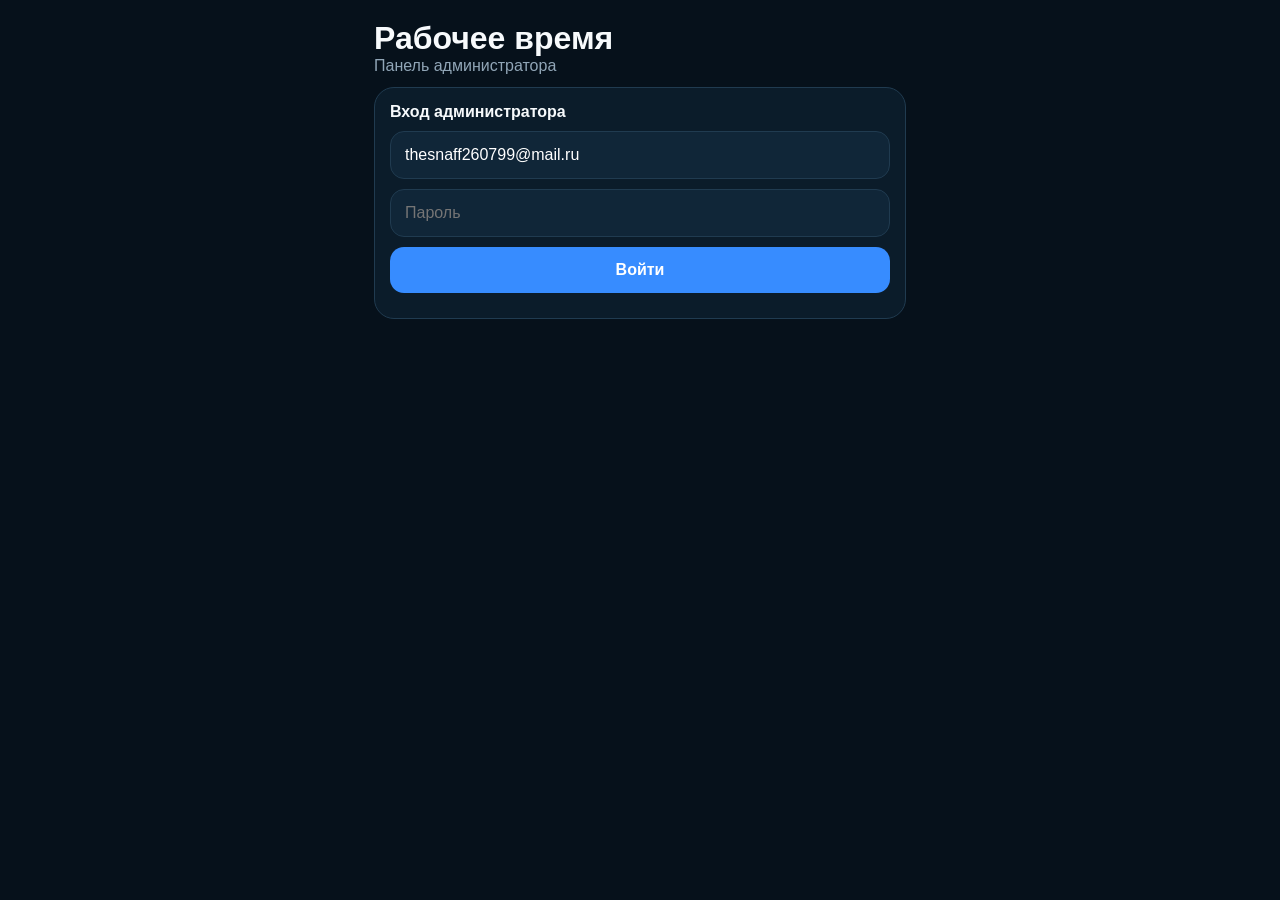
<file: admin.html>
<!doctype html><html lang="ru"><head><meta charset="utf-8"><meta name="viewport" content="width=device-width,initial-scale=1,maximum-scale=1,user-scalable=no,viewport-fit=cover"><title>Рабочее время — Админ</title>
<style>*{box-sizing:border-box}body{margin:0;background:#06111b;color:#f7fafc;font-family:-apple-system,BlinkMacSystemFont,"Segoe UI",sans-serif}main{max-width:560px;margin:auto;padding:calc(env(safe-area-inset-top) + 20px) 14px 40px}h1{margin:0}.muted{color:#91a6b7}.card{background:#0b1c2a;border:1px solid #203b50;border-radius:20px;padding:15px;margin-top:12px}input,button{width:100%;padding:14px;border-radius:14px;font-size:16px;margin-top:10px}input{background:#102638;color:white;border:1px solid #203b50}button{border:0;font-weight:700;background:#378cff;color:white}.danger{background:#501a23}.allow{background:#12412e}.hidden{display:none}.stats{display:grid;grid-template-columns:repeat(3,1fr);gap:8px;margin-top:12px}.stat{text-align:center;background:#0b1c2a;border:1px solid #203b50;border-radius:16px;padding:12px 4px}.n{font-size:24px;font-weight:800}.lbl{font-size:10px;color:#91a6b7}.row{display:flex;justify-content:space-between;gap:8px;align-items:center}.badge{font-size:12px;font-weight:700}.device{color:#91a6b7;font-size:14px;margin-top:4px;font-weight:600}.meta{color:#91a6b7;font-size:13px;line-height:1.6;margin-top:8px;word-break:break-all}#logout{width:auto;padding:9px 12px;margin:0;background:#102638}.stat{cursor:pointer;user-select:none}.stat.selected{background:#12344d;border-color:#378cff;box-shadow:0 0 0 1px #378cff inset}.searchWrap{margin-top:12px}.searchWrap input{margin-top:0;font-size:16px}.empty{padding:18px;text-align:center}</style></head><body><main>
<div class="row"><div><h1>Рабочее время</h1><div class="muted">Панель администратора</div></div><button id="logout" class="hidden">Выйти</button></div>
<section id="login" class="card"><b>Вход администратора</b><input id="email" type="email" value="thesnaff260799@mail.ru" autocomplete="username"><input id="password" type="password" placeholder="Пароль" autocomplete="current-password"><button id="loginBtn">Войти</button><div id="msg" class="muted" style="margin-top:10px"></div></section>
<section id="panel" class="hidden"><div class="stats"><div class="stat selected" data-filter="all"><div id="total" class="n">0</div><div class="lbl">ВСЕГО</div></div><div class="stat" data-filter="active"><div id="active" class="n">0</div><div class="lbl">АКТИВНЫХ</div></div><div class="stat" data-filter="blocked"><div id="blocked" class="n">0</div><div class="lbl">БЛОК</div></div></div><div class="searchWrap"><input id="userSearch" type="search" placeholder="🔎 Поиск пользователя" autocomplete="off" autocorrect="off" spellcheck="false"></div><button id="refresh">Обновить</button><div id="devices"></div></section>
</main><script>
const U='https://pwhryvpmjwlfysprdndr.supabase.co',K='eyJhbGciOiJIUzI1NiIsInR5cCI6IkpXVCJ9.eyJpc3MiOiJzdXBhYmFzZSIsInJlZiI6InB3aHJ5dnBtandsZnlzcHJkbmRyIiwicm9sZSI6ImFub24iLCJpYXQiOjE3OTAxMjIyMzEsImV4cCI6MjEwNTY5ODIzMX0.ANwWzcqcyzA7Tvd_H5n3fpVAruU_6PUP4d0o5m0Vzcc',S='rv_admin_session_v1';
const $=id=>document.getElementById(id);
function esc(s){return String(s??'').replace(/[&<>"']/g,c=>({'&':'&amp;','<':'&lt;','>':'&gt;','"':'&quot;',"'":'&#39;'}[c]))}
function ses(){try{return JSON.parse(localStorage.getItem(S)||'null')}catch{return null}}
function fmtMin(m){m=Math.max(0,Math.round(Number(m)||0));return Math.floor(m/60)+' ч '+String(m%60).padStart(2,'0')+' мин'}
function fmt(x){if(!x)return '—';try{return new Intl.DateTimeFormat('ru-RU',{dateStyle:'short',timeStyle:'short'}).format(new Date(x))}catch{return x}}
function view(on){$('login').classList.toggle('hidden',on);$('panel').classList.toggle('hidden',!on);$('logout').classList.toggle('hidden',!on)}
async function login(){$('msg').textContent='Входим…';try{let r=await fetch(U+'/auth/v1/token?grant_type=password',{method:'POST',headers:{apikey:K,'Content-Type':'application/json'},body:JSON.stringify({email:$('email').value.trim(),password:$('password').value})});let d=await r.json();if(!r.ok)throw Error(d.msg||d.error_description||'Ошибка входа');localStorage.setItem(S,JSON.stringify(d));$('password').value='';view(true);await load()}catch(e){$('msg').textContent='Ошибка: '+e.message}}
async function rpc(name,body={}){let s=ses();if(!s?.access_token)throw Error('Нужно войти');let r=await fetch(U+'/rest/v1/rpc/'+name,{method:'POST',headers:{apikey:K,Authorization:'Bearer '+s.access_token,'Content-Type':'application/json'},body:JSON.stringify(body),cache:'no-store'});if(r.status===401){localStorage.removeItem(S);view(false);throw Error('Войдите снова')}let t=await r.text();if(!r.ok)throw Error(t||'Ошибка сервера');return t?JSON.parse(t):null}
let allDevices=[],currentFilter='all';
function renderDevices(){
 const box=$('devices'),q=($('userSearch')?.value||'').trim().toLocaleLowerCase('ru-RU');
 let d=allDevices.filter(x=>(currentFilter==='all'||(currentFilter==='active'?x.active:!x.active))&&(!q||String(x.owner_name||'').toLocaleLowerCase('ru-RU').includes(q)));
 box.innerHTML=d.length?d.map(x=>`<div class="card"><div class="row"><div><b>👤 ${esc(x.owner_name||'Имя не указано')}</b><div class="device">📱 ${esc(x.device_name||'Устройство')}</div></div><span class="badge">${x.active?'🟢 Активен':'🔴 Заблокирован'}</span></div><div class="meta">ID: ${esc(x.device_id)}<br>Первый вход: ${esc(fmt(x.created_at))}<br>Последний онлайн: ${esc(fmt(x.last_seen))}</div><div style="margin-top:10px;padding:11px;border:1px solid #203b50;border-radius:14px;background:#081722;line-height:1.65"><b>📊 Текущий месяц</b><br>⏱ Отработано: <b>${fmtMin(x.worked_minutes)}</b><br>🌙 Ночные: <b>${fmtMin(x.night_minutes)}</b><br>🚃 Пассажиром: <b>${fmtMin(x.passenger_minutes)}</b><br>🎁 Праздничные: <b>${fmtMin(x.holiday_minutes)}</b><br>🚆 Поездок: <b>${Number(x.trip_count||0)}</b><br><span class="muted">Синхронизация: ${esc(fmt(x.stats_updated_at))}</span></div><button class="${x.active?'danger':'allow'}" data-id="${esc(x.device_id)}" data-v="${x.active?'0':'1'}" data-name="${esc(x.owner_name||'пользователя')}">${x.active?'⛔ Заблокировать':'✓ Разблокировать'}</button><button class="danger" data-delete="${esc(x.device_id)}">🗑 Удалить устройство</button></div>`).join(''):'<div class="card muted empty">Пользователи не найдены</div>';
 box.querySelectorAll('button[data-id][data-v]').forEach(b=>b.onclick=async()=>{const willActivate=b.dataset.v==='1',name=b.dataset.name||'пользователя';if(!confirm(`${willActivate?'Разблокировать':'Заблокировать'} пользователя «${name}»?`))return;b.disabled=true;try{await rpc('admin_set_device_active',{p_device_id:b.dataset.id,p_active:willActivate});await load()}catch(e){alert(e.message);b.disabled=false}});
 box.querySelectorAll('button[data-delete]').forEach(b=>b.onclick=async()=>{if(!confirm('Удалить это устройство? Оно исчезнет из панели администратора.'))return;b.disabled=true;try{await rpc('admin_delete_device',{p_device_id:b.dataset.delete});await load()}catch(e){alert(e.message);b.disabled=false}})
}
async function load(){let box=$('devices');box.innerHTML='<div class="card muted">Загрузка…</div>';try{let d=await rpc('admin_list_devices');d=Array.isArray(d)?d:[];let st=[];try{st=await rpc('admin_get_device_stats');st=Array.isArray(st)?st:[]}catch(_){};const sm=new Map(st.map(x=>[x.device_id,x]));allDevices=d.map(x=>Object.assign({},x,sm.get(x.device_id)||{}));$('total').textContent=allDevices.length;$('active').textContent=allDevices.filter(x=>x.active).length;$('blocked').textContent=allDevices.filter(x=>!x.active).length;renderDevices()}catch(e){box.innerHTML='<div class="card">Ошибка: '+esc(e.message)+'</div>'}}
document.querySelectorAll('.stat[data-filter]').forEach(el=>el.onclick=()=>{currentFilter=el.dataset.filter;document.querySelectorAll('.stat[data-filter]').forEach(x=>x.classList.toggle('selected',x===el));renderDevices()});
$('userSearch').oninput=renderDevices;
$('loginBtn').onclick=login;$('password').onkeydown=e=>{if(e.key==='Enter')login()};$('refresh').onclick=load;$('logout').onclick=()=>{localStorage.removeItem(S);view(false)};if(ses()?.access_token){view(true);load()}else view(false);
</script></body></html>
</file>
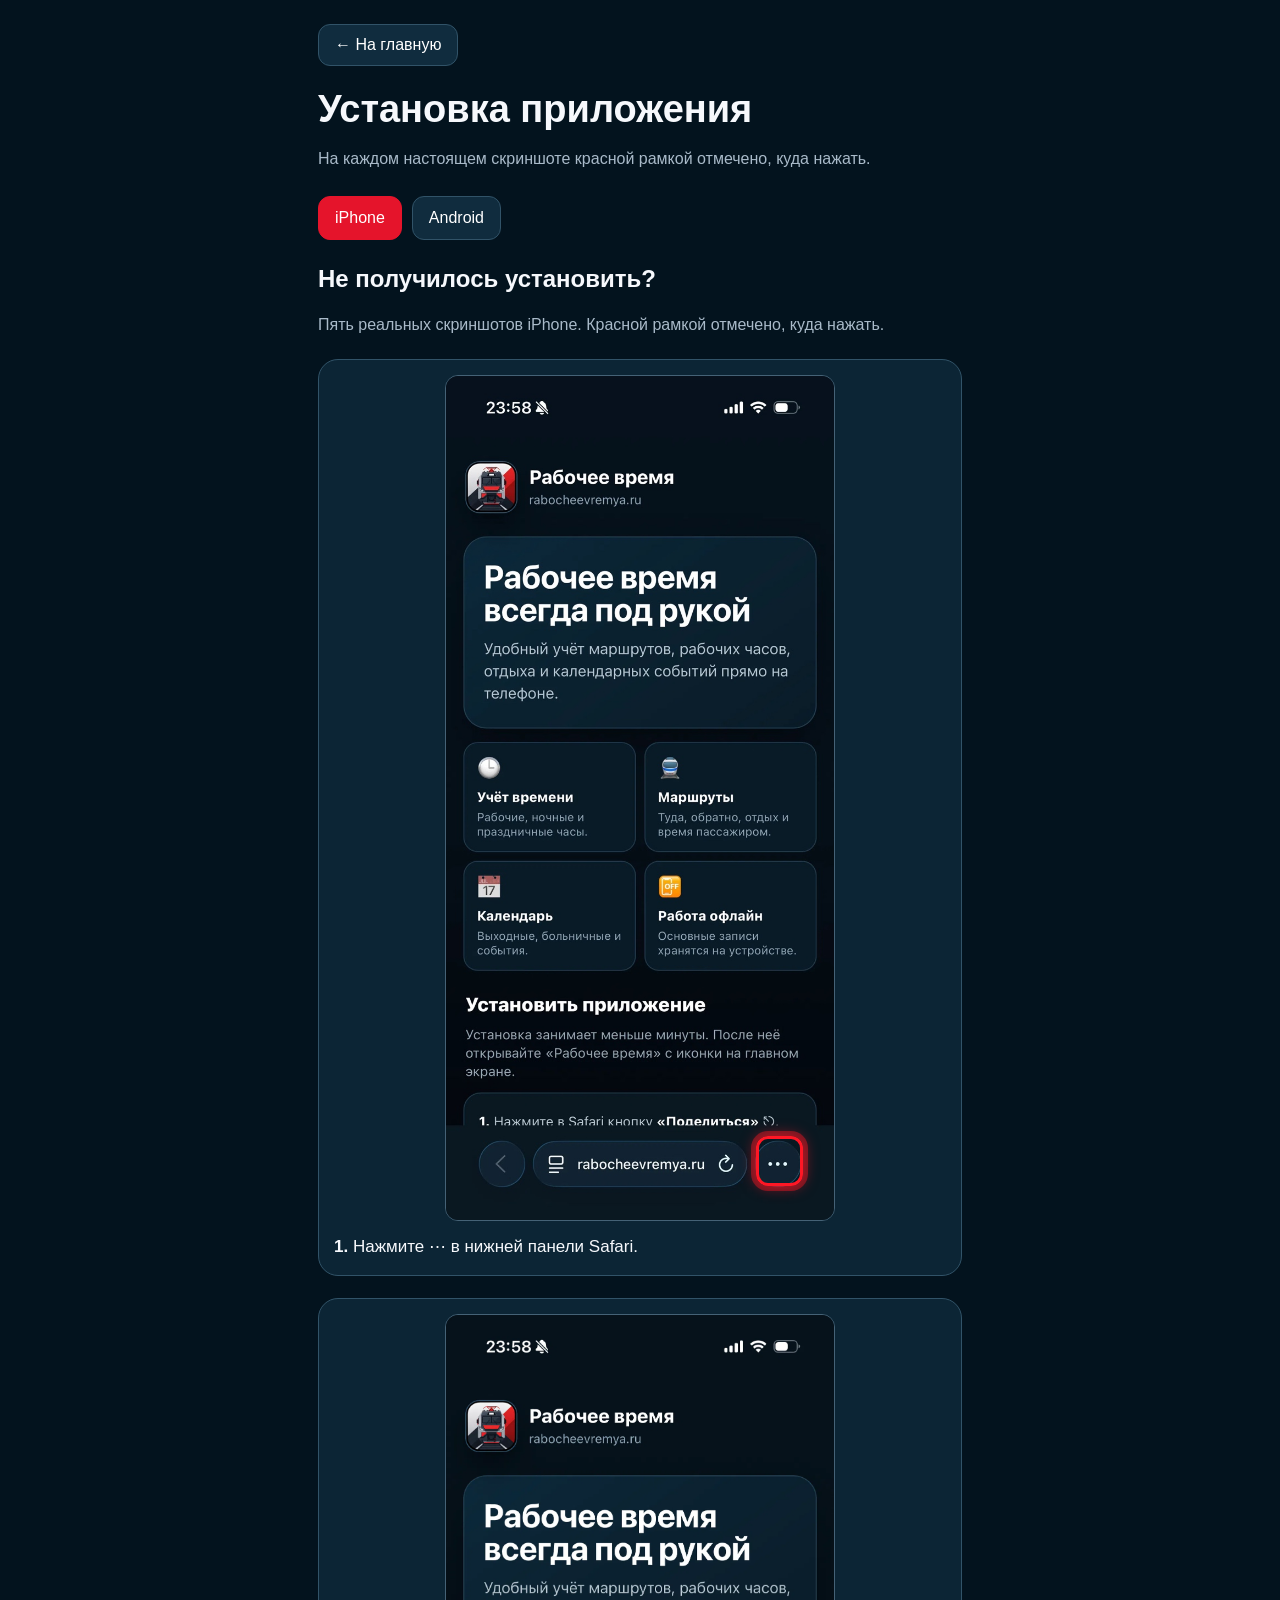
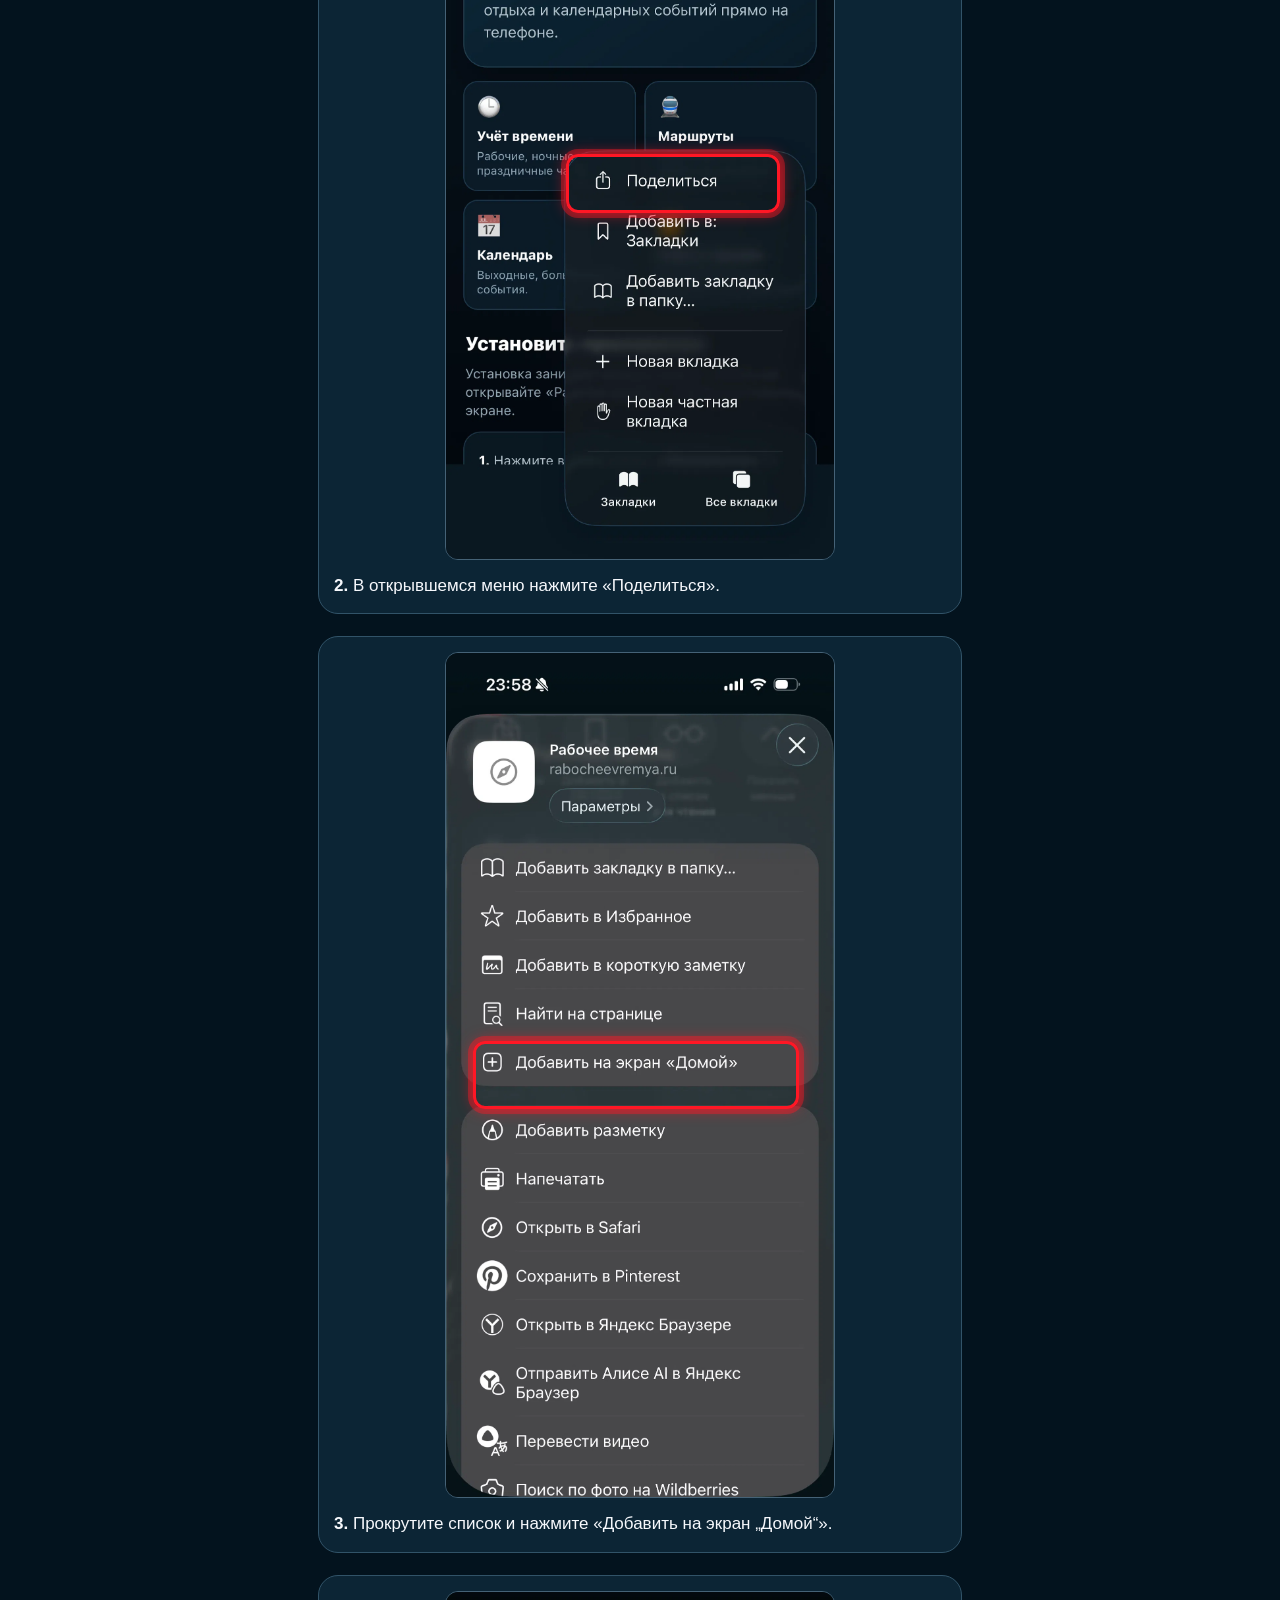
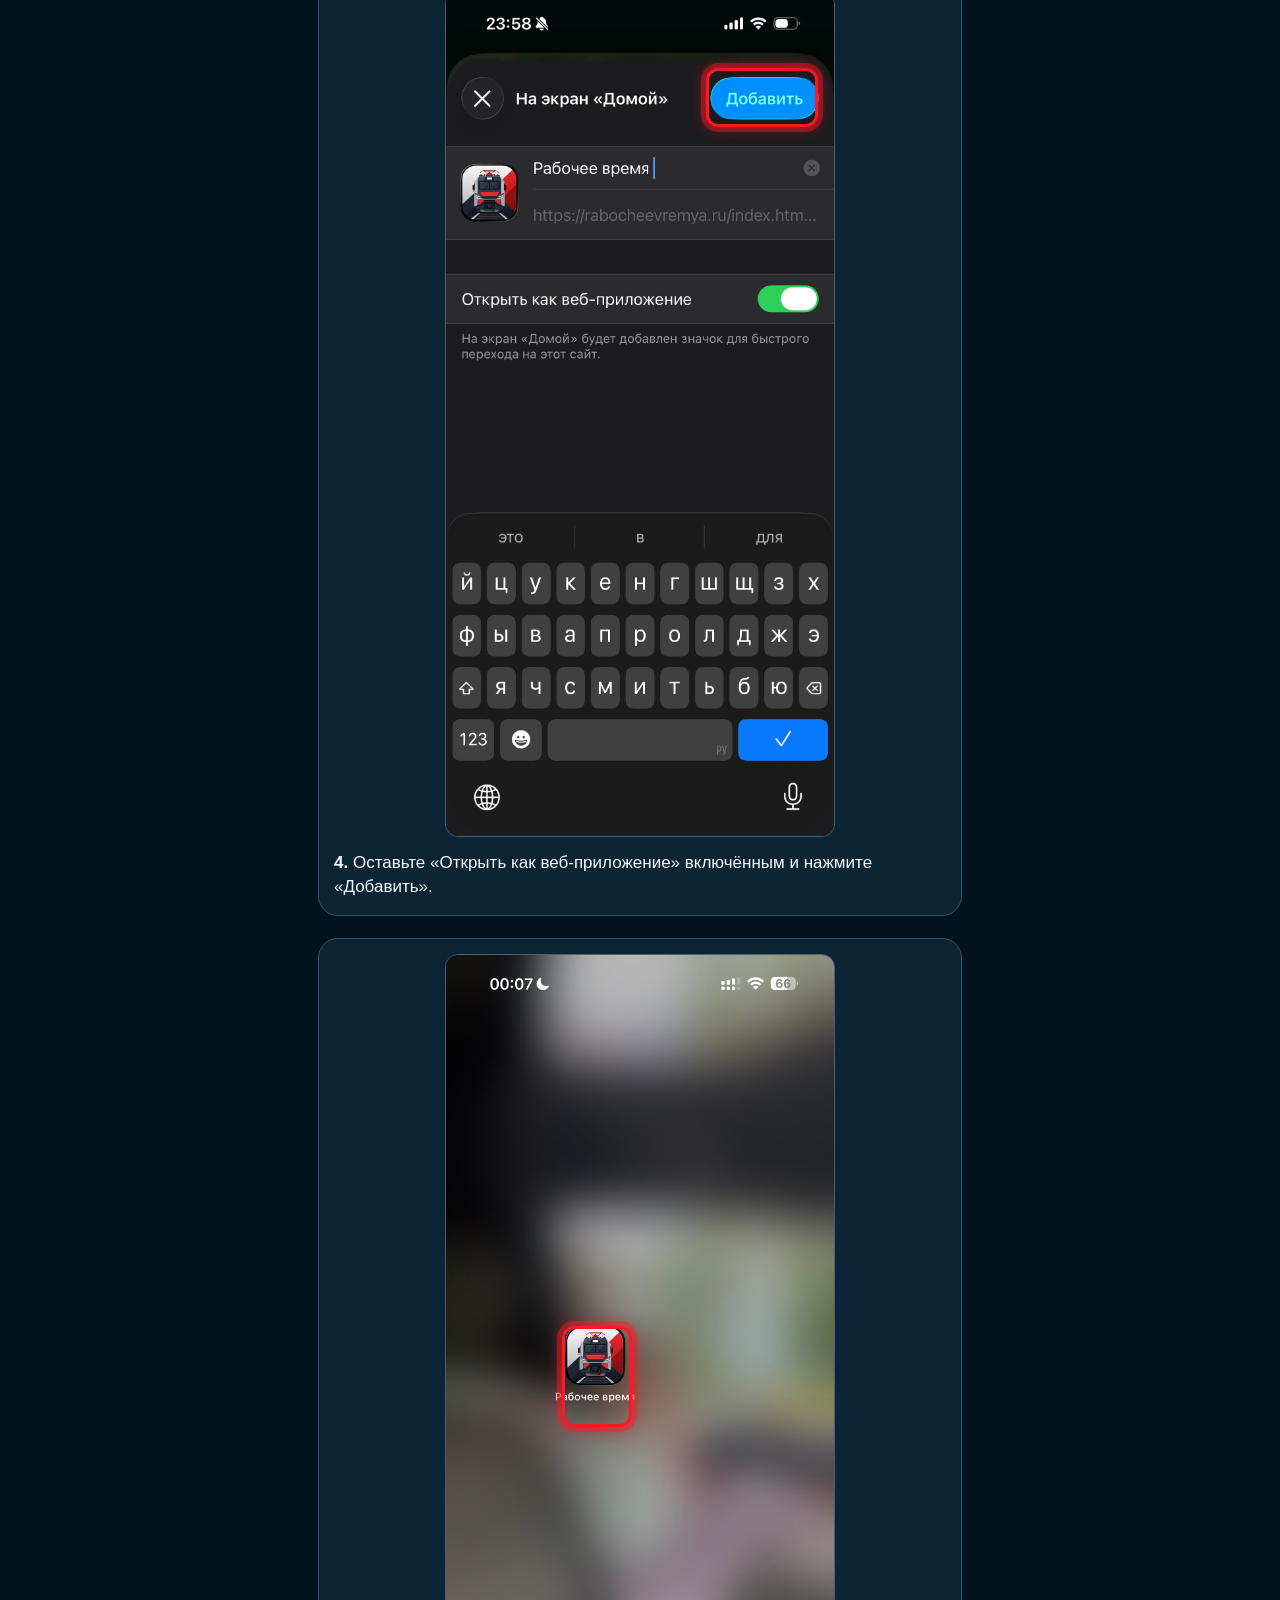
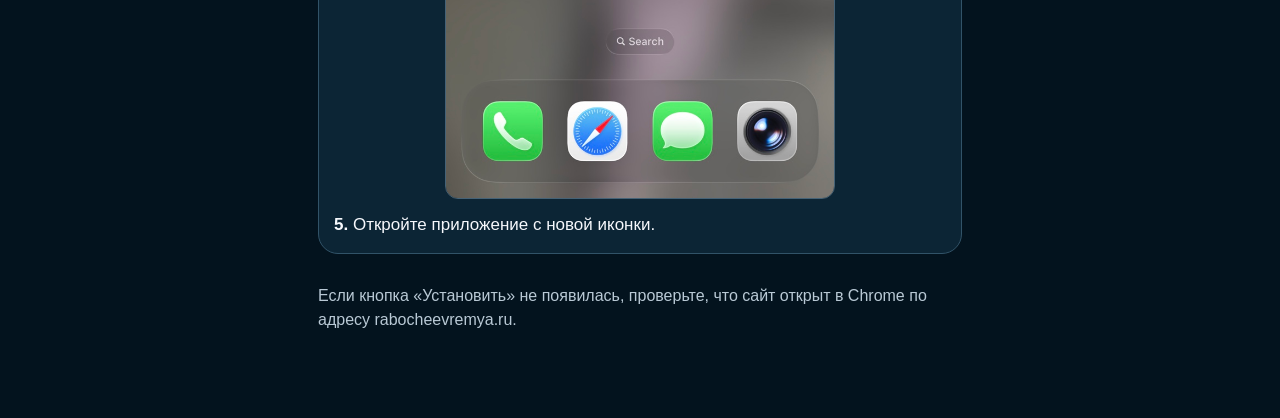
<file: install-guide.html>
<!doctype html><html lang="ru"><head><meta charset="utf-8"><meta name="viewport" content="width=device-width,initial-scale=1"><title>Как установить «Рабочее время»</title>
<style>
:root{color-scheme:dark;font-family:-apple-system,BlinkMacSystemFont,"Segoe UI",Arial,sans-serif;background:#03131e;color:#f6f8fc}*{box-sizing:border-box}body{margin:0}.wrap{max-width:680px;margin:auto;padding:24px 18px 70px}a{color:#fff}.back{display:inline-block;margin-bottom:22px;text-decoration:none;padding:11px 16px;background:#102c3e;border:1px solid #315368;border-radius:12px}h1{font-size:clamp(28px,7vw,38px);margin:0 0 12px}.intro,.helpLead{color:#a9bac9;line-height:1.5}.platform{display:none}.platform.active{display:block}.helpStep{background:#0c2535;border:1px solid #315368;border-radius:20px;padding:15px;margin:22px 0}.realHelpShot{width:min(100%,390px);margin:auto;position:relative;line-height:0;border:1px solid #456276;border-radius:13px;overflow:hidden;background:#000}.realHelpShot img{width:100%;height:auto;display:block}.realHighlight{position:absolute;border:3px solid #ff1725;border-radius:12px;box-shadow:0 0 0 5px #ff172566,0 0 15px #ff1725aa;pointer-events:none}.helpStep figcaption{line-height:1.45;font-size:17px;margin-top:14px}.switcher{display:none;gap:10px;margin:25px 0}.switcher button{background:#102c3e;color:#fff;border:1px solid #315368;padding:12px 16px;border-radius:12px;font-size:16px}.switcher button.active{background:#e5142b;border-color:#e5142b}.tip{color:#b9c9d5;line-height:1.5;margin-top:30px}
</style></head><body><main class="wrap"><a class="back" href="./index.html">← На главную</a><h1>Установка приложения</h1><p class="intro">На каждом настоящем скриншоте красной рамкой отмечено, куда нажать.</p><div class="switcher" id="switcher"><button type="button" data-os="ios">iPhone</button><button type="button" data-os="android">Android</button></div>
<section id="ios" class="platform" aria-label="Инструкция для iPhone"><div class="installVisualHelp" id="iosInstallVisuals" aria-label="Установка на iPhone: настоящие скриншоты">
<h2>Не получилось установить?</h2><p class="helpLead">Пять реальных скриншотов iPhone. Красной рамкой отмечено, куда нажать.</p>
<figure class="helpStep"><div class="realHelpShot"><img src="install-images/iphone-1.jpg" alt="Шаг 1: Нажмите ⋯ в нижней панели Safari" loading="lazy"><span class="realHighlight" style="left:80%;top:90%;width:12%;height:6%" aria-hidden="true"></span></div><figcaption><b>1.</b> Нажмите ⋯ в нижней панели Safari.</figcaption></figure>
<figure class="helpStep"><div class="realHelpShot"><img src="install-images/iphone-2.png" alt="Шаг 2: В открывшемся меню нажмите «Поделиться»" loading="lazy"><span class="realHighlight" style="left:31%;top:52%;width:55%;height:7%" aria-hidden="true"></span></div><figcaption><b>2.</b> В открывшемся меню нажмите «Поделиться».</figcaption></figure>
<figure class="helpStep"><div class="realHelpShot"><img src="install-images/iphone-3.png" alt="Шаг 3: Прокрутите список и нажмите «Добавить на экран „Домой“»" loading="lazy"><span class="realHighlight" style="left:7%;top:46%;width:84%;height:8%" aria-hidden="true"></span></div><figcaption><b>3.</b> Прокрутите список и нажмите «Добавить на экран „Домой“».</figcaption></figure>
<figure class="helpStep"><div class="realHelpShot"><img src="install-images/iphone-4.png" alt="Шаг 4: Оставьте «Открыть как веб-приложение» включённым и нажмите «Добавить»" loading="lazy"><span class="realHighlight" style="left:67%;top:9%;width:29%;height:7%" aria-hidden="true"></span></div><figcaption><b>4.</b> Оставьте «Открыть как веб-приложение» включённым и нажмите «Добавить».</figcaption></figure>
<figure class="helpStep"><div class="realHelpShot"><img src="install-images/iphone-5.jpg" alt="Шаг 5: Откройте приложение с новой иконки" loading="lazy"><span class="realHighlight" style="left:30%;top:44%;width:18%;height:12%" aria-hidden="true"></span></div><figcaption><b>5.</b> Откройте приложение с новой иконки.</figcaption></figure>
</div>
</section><section id="android" class="platform" aria-label="Инструкция для Android"><h2>Установка на Android через Chrome</h2><p class="helpLead">Шесть шагов по вашим скриншотам.</p><figure class="helpStep"><div class="realHelpShot"><img src="install-images/android-1.jpg" alt="Шаг 1: значок Chrome" loading="lazy"><span class="realHighlight" style="left:43%;top:32%;width:15%;height:8%" aria-hidden="true"></span></div><figcaption><b>1.</b> Откройте Chrome на телефоне.</figcaption></figure>
<figure class="helpStep"><div class="realHelpShot"><img src="install-images/android-2.jpg" alt="Шаг 2: кнопка меню ⋮" loading="lazy"><span class="realHighlight" style="left:87%;top:5%;width:8%;height:4%" aria-hidden="true"></span></div><figcaption><b>2.</b> Откройте rabocheevremya.ru и нажмите меню ⋮ справа вверху.</figcaption></figure>
<figure class="helpStep"><div class="realHelpShot"><img src="install-images/android-3.jpg" alt="Шаг 3: пункт «Установить и создать ярлык»" loading="lazy"><span class="realHighlight" style="left:16%;top:69%;width:70%;height:5.5%" aria-hidden="true"></span></div><figcaption><b>3.</b> В меню нажмите «Установить и создать ярлык».</figcaption></figure>
<figure class="helpStep"><div class="realHelpShot"><img src="install-images/android-4.jpg" alt="Шаг 4: верхний пункт «Установить»" loading="lazy"><span class="realHighlight" style="left:10%;top:77%;width:79%;height:7%" aria-hidden="true"></span></div><figcaption><b>4.</b> Выберите верхний пункт «Установить».</figcaption></figure>
<figure class="helpStep"><div class="realHelpShot"><img src="install-images/android-5.jpg" alt="Шаг 5: кнопка «Установить»" loading="lazy"><span class="realHighlight" style="left:69%;top:57%;width:23%;height:5%" aria-hidden="true"></span></div><figcaption><b>5.</b> Подтвердите установку кнопкой «Установить».</figcaption></figure>
<figure class="helpStep"><div class="realHelpShot"><img src="install-images/android-6.jpg" alt="Шаг 6: иконка приложения" loading="lazy"><span class="realHighlight" style="left:60%;top:31%;width:17%;height:8%" aria-hidden="true"></span></div><figcaption><b>6.</b> Откройте «Рабочее время» с новой иконки на главном экране.</figcaption></figure></section><p class="tip">Если кнопка «Установить» не появилась, проверьте, что сайт открыт в Chrome по адресу rabocheevremya.ru.</p></main><script>
const panels={ios:document.getElementById('ios'),android:document.getElementById('android')};
const buttons=[...document.querySelectorAll('[data-os]')];
function show(os){for(const [key,panel] of Object.entries(panels))panel.classList.toggle('active',key===os);for(const button of buttons)button.classList.toggle('active',button.dataset.os===os)}
const ua=navigator.userAgent;const mobileOS=/Android/i.test(ua)?'android':/iPhone|iPad|iPod/i.test(ua)?'ios':null;
if(!mobileOS)document.getElementById('switcher').style.display='flex';
const requestedOS=new URLSearchParams(location.search).get('os');
show(mobileOS||(requestedOS in panels?requestedOS:'ios'));
buttons.forEach(button=>button.addEventListener('click',()=>show(button.dataset.os)));
</script></body></html>
</file>
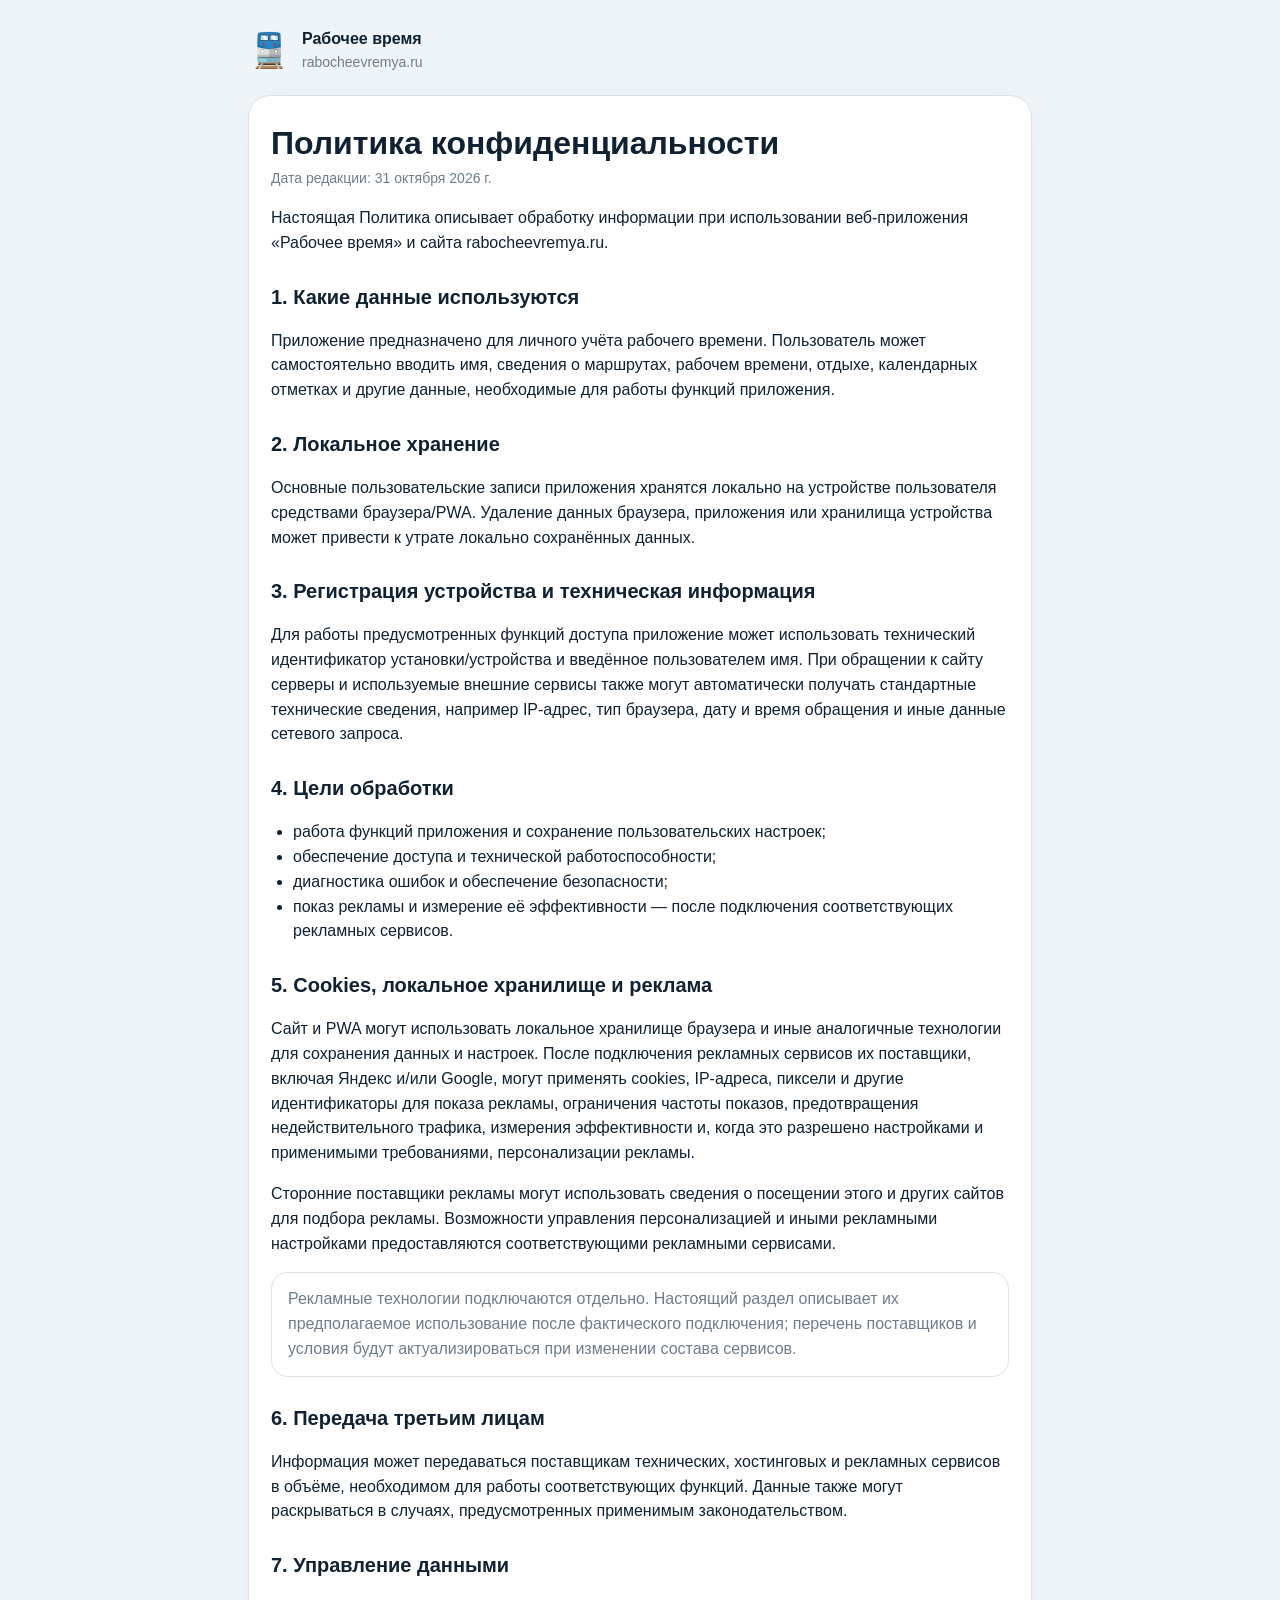
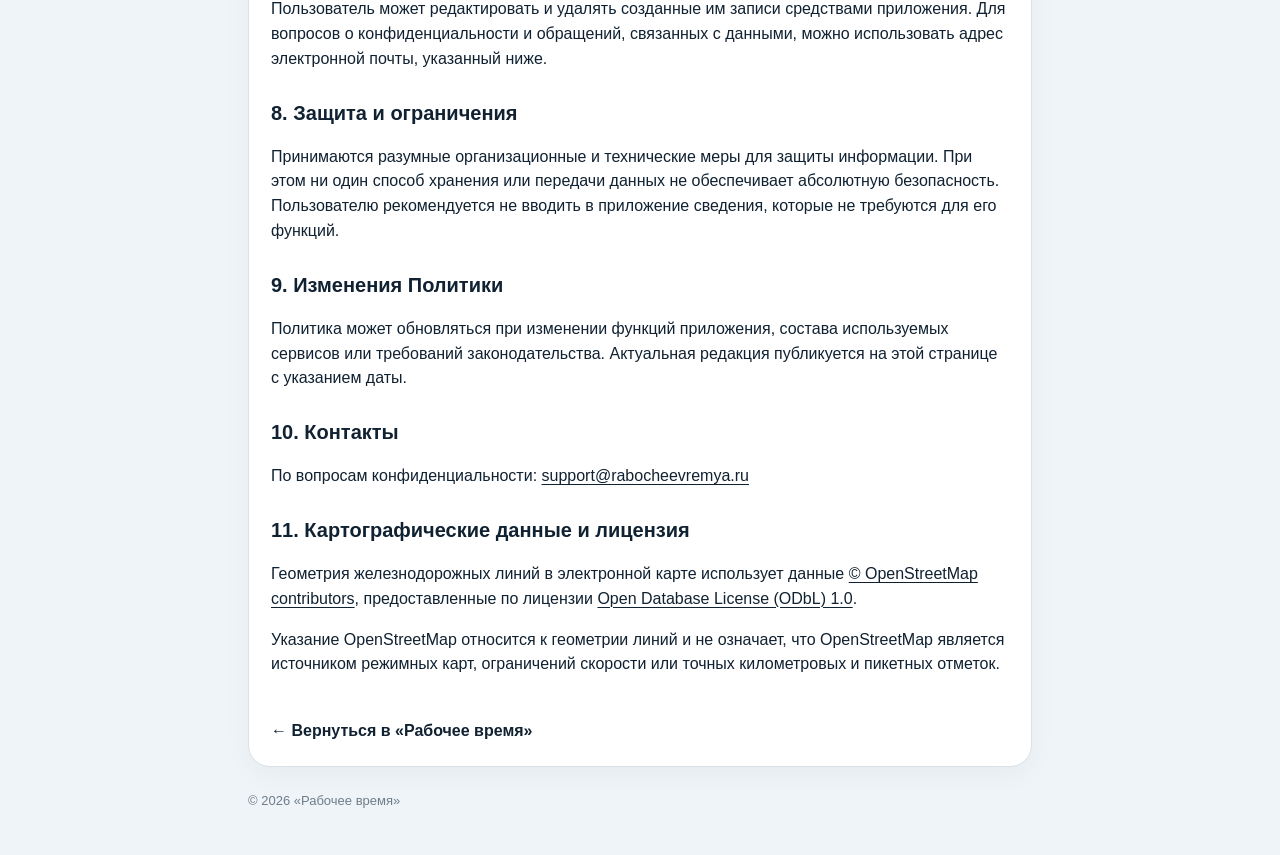
<file: privacy.html>
<!doctype html>
<html lang="ru">
<head>
  <meta charset="utf-8">
  <meta name="viewport" content="width=device-width,initial-scale=1,viewport-fit=cover">
  <meta name="color-scheme" content="light dark">
  <title>Политика конфиденциальности — Рабочее время</title>
  <style>
    :root{color-scheme:light dark;--bg:#eef4f8;--card:#fff;--text:#102131;--muted:#6f7d89;--line:#d9e2e8;--accent:#ff2638}
    @media(prefers-color-scheme:dark){:root{--bg:#06131b;--card:#0d2432;--text:#f4f7f9;--muted:#9cabb7;--line:#244253;--accent:#ff3344}}
    *{box-sizing:border-box} body{margin:0;background:var(--bg);color:var(--text);font-family:-apple-system,BlinkMacSystemFont,"SF Pro Text","Segoe UI",sans-serif;line-height:1.55}
    main{max-width:820px;margin:auto;padding:calc(24px + env(safe-area-inset-top)) 18px calc(44px + env(safe-area-inset-bottom))}
    .top{display:flex;align-items:center;gap:12px;margin-bottom:18px}.mark{font-size:34px}.eyebrow{color:var(--muted);font-size:14px}
    h1{font-size:32px;line-height:1.08;margin:8px 0 8px} h2{font-size:20px;margin:26px 0 8px} p,li{font-size:16px} ul{padding-left:22px}
    .card{background:var(--card);border:1px solid var(--line);border-radius:22px;padding:22px;box-shadow:0 8px 28px rgba(0,0,0,.04)}
    .note{padding:14px 16px;border:1px solid var(--line);border-radius:16px;color:var(--muted);margin:16px 0}
    a{color:inherit;text-decoration-thickness:1px;text-underline-offset:3px}.back{display:inline-block;margin-top:26px;font-weight:700;text-decoration:none}
    footer{color:var(--muted);font-size:13px;margin-top:24px}
  </style>
</head>
<body>
<main>
  <div class="top"><div class="mark">🚆</div><div><strong>Рабочее время</strong><div class="eyebrow">rabocheevremya.ru</div></div></div>
  <div class="card">
    <h1>Политика конфиденциальности</h1>
    <div class="eyebrow">Дата редакции: 31 октября 2026 г.</div>

    <p>Настоящая Политика описывает обработку информации при использовании веб‑приложения «Рабочее время» и сайта rabocheevremya.ru.</p>

    <h2>1. Какие данные используются</h2>
    <p>Приложение предназначено для личного учёта рабочего времени. Пользователь может самостоятельно вводить имя, сведения о маршрутах, рабочем времени, отдыхе, календарных отметках и другие данные, необходимые для работы функций приложения.</p>

    <h2>2. Локальное хранение</h2>
    <p>Основные пользовательские записи приложения хранятся локально на устройстве пользователя средствами браузера/PWA. Удаление данных браузера, приложения или хранилища устройства может привести к утрате локально сохранённых данных.</p>

    <h2>3. Регистрация устройства и техническая информация</h2>
    <p>Для работы предусмотренных функций доступа приложение может использовать технический идентификатор установки/устройства и введённое пользователем имя. При обращении к сайту серверы и используемые внешние сервисы также могут автоматически получать стандартные технические сведения, например IP‑адрес, тип браузера, дату и время обращения и иные данные сетевого запроса.</p>

    <h2>4. Цели обработки</h2>
    <ul>
      <li>работа функций приложения и сохранение пользовательских настроек;</li>
      <li>обеспечение доступа и технической работоспособности;</li>
      <li>диагностика ошибок и обеспечение безопасности;</li>
      <li>показ рекламы и измерение её эффективности — после подключения соответствующих рекламных сервисов.</li>
    </ul>

    <h2>5. Cookies, локальное хранилище и реклама</h2>
    <p>Сайт и PWA могут использовать локальное хранилище браузера и иные аналогичные технологии для сохранения данных и настроек. После подключения рекламных сервисов их поставщики, включая Яндекс и/или Google, могут применять cookies, IP‑адреса, пиксели и другие идентификаторы для показа рекламы, ограничения частоты показов, предотвращения недействительного трафика, измерения эффективности и, когда это разрешено настройками и применимыми требованиями, персонализации рекламы.</p>
    <p>Сторонние поставщики рекламы могут использовать сведения о посещении этого и других сайтов для подбора рекламы. Возможности управления персонализацией и иными рекламными настройками предоставляются соответствующими рекламными сервисами.</p>

    <div class="note">Рекламные технологии подключаются отдельно. Настоящий раздел описывает их предполагаемое использование после фактического подключения; перечень поставщиков и условия будут актуализироваться при изменении состава сервисов.</div>

    <h2>6. Передача третьим лицам</h2>
    <p>Информация может передаваться поставщикам технических, хостинговых и рекламных сервисов в объёме, необходимом для работы соответствующих функций. Данные также могут раскрываться в случаях, предусмотренных применимым законодательством.</p>

    <h2>7. Управление данными</h2>
    <p>Пользователь может редактировать и удалять созданные им записи средствами приложения. Для вопросов о конфиденциальности и обращений, связанных с данными, можно использовать адрес электронной почты, указанный ниже.</p>

    <h2>8. Защита и ограничения</h2>
    <p>Принимаются разумные организационные и технические меры для защиты информации. При этом ни один способ хранения или передачи данных не обеспечивает абсолютную безопасность. Пользователю рекомендуется не вводить в приложение сведения, которые не требуются для его функций.</p>

    <h2>9. Изменения Политики</h2>
    <p>Политика может обновляться при изменении функций приложения, состава используемых сервисов или требований законодательства. Актуальная редакция публикуется на этой странице с указанием даты.</p>

    <h2>10. Контакты</h2>
    <p>По вопросам конфиденциальности: <a href="mailto:support@rabocheevremya.ru">support@rabocheevremya.ru</a></p>

    <section id="map-data">
      <h2>11. Картографические данные и лицензия</h2>
      <p>Геометрия железнодорожных линий в электронной карте использует данные <a href="https://www.openstreetmap.org/copyright" target="_blank" rel="noopener">© OpenStreetMap contributors</a>, предоставленные по лицензии <a href="https://opendatacommons.org/licenses/odbl/1-0/" target="_blank" rel="noopener">Open Database License (ODbL) 1.0</a>.</p>
      <p>Указание OpenStreetMap относится к геометрии линий и не означает, что OpenStreetMap является источником режимных карт, ограничений скорости или точных километровых и пикетных отметок.</p>
    </section>

    <a class="back" href="./index.html">← Вернуться в «Рабочее время»</a>
  </div>
  <footer>© 2026 «Рабочее время»</footer>
</main>
</body>
</html>
</file>
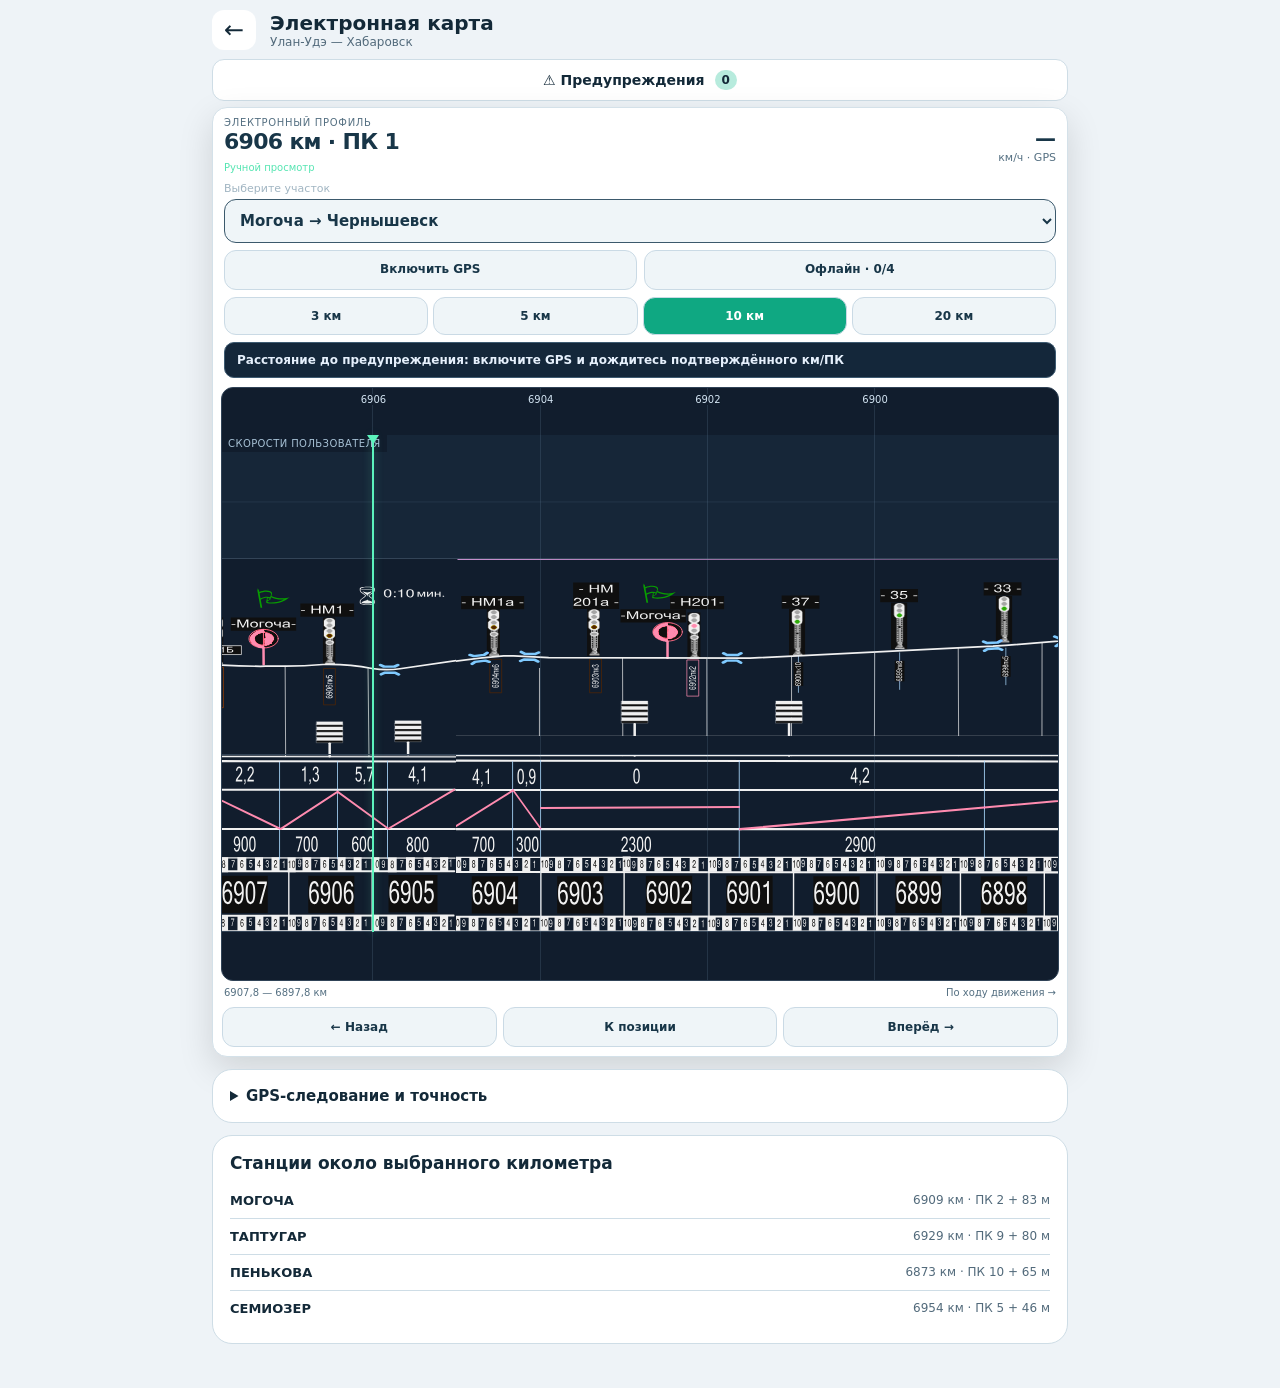
<file: track-profile.html>
<!doctype html>
<html lang="ru"><head><meta charset="utf-8"><meta name="viewport" content="width=device-width,initial-scale=1,maximum-scale=1,user-scalable=no,viewport-fit=cover"><meta name="theme-color" content="#071722"><title>Электронная карта — Рабочее время</title>
<style>
[hidden]{display:none!important}
:root{color-scheme:dark;--bg:#07131d;--card:#102534;--line:#284252;--text:#f3f7fa;--muted:#a1b5c2;--accent:#ff263d;--green:#21d39d;--warn:#ffd28c}*{box-sizing:border-box}body{margin:0;font:15px system-ui,-apple-system,sans-serif;color:var(--text);background:var(--bg)}main{max-width:760px;margin:auto;padding:calc(14px + env(safe-area-inset-top)) 14px calc(30px + env(safe-area-inset-bottom))}header{display:flex;gap:14px;align-items:center;margin-bottom:18px}h1{font-size:23px;margin:0}h2{font-size:17px;margin:0 0 10px}a{color:inherit}header a{text-decoration:none;font-size:24px;padding:6px 12px;background:var(--card);border-radius:12px}p{color:var(--muted);line-height:1.5;margin:8px 0}.card{background:var(--card);border:1px solid var(--line);border-radius:20px;padding:17px;margin:12px 0}.eyebrow{font-size:12px;color:var(--muted)}.value{font-size:clamp(24px,6.6vw,39px);font-weight:800;margin:10px 0;letter-spacing:-.7px}.row{display:flex;gap:8px;flex-wrap:wrap}.row>*{flex:1;min-width:110px}button,select,input{font:inherit;min-height:45px;border:1px solid var(--line);border-radius:12px;color:var(--text);background:var(--bg);padding:10px 12px;width:100%}button{font-weight:700;cursor:pointer}.primary{background:var(--accent);color:white;border-color:var(--accent)}button:disabled{opacity:.45;cursor:default}button:focus-visible,a:focus-visible{outline:3px solid var(--green);outline-offset:3px}label{display:block;font-size:12px;color:var(--muted);margin:12px 0 6px}.metrics{display:grid;grid-template-columns:repeat(3,minmax(0,1fr));gap:10px;margin-top:16px}.metrics span{display:block;color:var(--muted);font-size:11px}.metrics b{display:block;margin-top:5px;font-size:15px;overflow-wrap:anywhere}.warning{color:var(--warn);font-size:12px}.badge{display:inline-block;border:1px solid var(--line);border-radius:20px;padding:4px 9px;font-size:11px;color:var(--warn)}#profile{width:100%;height:220px;display:block;background:var(--bg);border-radius:12px;touch-action:pan-y}.axis{fill:var(--muted);font:11px system-ui}.grid{stroke:var(--line);stroke-width:1}.profileLine{stroke:var(--green);stroke-width:2.5;fill:none}.marker{stroke:var(--accent);stroke-width:2}.gap{fill:var(--warn);font:12px system-ui}.small{font-size:12px}#viewRange{padding:0;border:0;accent-color:var(--accent)}.station{display:flex;justify-content:space-between;gap:10px;padding:10px 0;border-bottom:1px solid var(--line)}.station:last-child{border:0}.station b{font-size:13px}.station span{color:var(--muted);font-size:12px;text-align:right}summary{cursor:pointer;font-weight:700}li{margin:8px 0;color:var(--muted);line-height:1.45}#error{color:#ffabb4}.empty{padding:24px 10px;text-align:center;color:var(--muted)}
@media(max-width:360px){.card{padding:13px}.metrics{grid-template-columns:1fr 1fr}.value{font-size:25px}}
@media(prefers-color-scheme:light){:root{color-scheme:light;--bg:#eef3f7;--card:#fff;--line:#cedde6;--text:#132938;--muted:#526a7b;--warn:#895100}}
#routeMap{display:block;width:100%;aspect-ratio:3/2;background:var(--bg);border:1px solid var(--line);border-radius:14px;touch-action:none;user-select:none}.mapGrid{stroke:var(--line);stroke-width:.7}.mapAxis{fill:var(--muted);font:11px system-ui}.mapRouteBase{fill:none;stroke:var(--line);stroke-width:7;stroke-linejoin:round}.mapRoute{fill:none;stroke:var(--green);stroke-width:3;stroke-linejoin:round}.mapStation{fill:var(--card);stroke:var(--green);stroke-width:2}.mapName{fill:var(--text);font:13px system-ui;paint-order:stroke;stroke:var(--bg);stroke-width:4;stroke-linejoin:round}.mapNorth{fill:var(--muted);font:bold 16px system-ui}.mapSelectionHalo{fill:var(--accent);opacity:.25}.mapSelection{fill:var(--accent);stroke:var(--text);stroke-width:1}.mapTools{display:grid;grid-template-columns:1fr 1fr 2fr;gap:8px;margin:10px 0}.mapLegend{display:flex;gap:12px;flex-wrap:wrap;font-size:12px;color:var(--muted)}.mapLegend span:first-child{color:var(--green)}.mapLegend span:last-child{color:var(--accent)}
.regimePosition{display:grid;grid-template-columns:minmax(0,2fr) minmax(0,1fr) minmax(0,1fr);gap:8px}.regimePosition>div{min-width:0}.regimePosition input{min-width:0}.regimeToolbar{display:grid;grid-template-columns:1fr 1fr 2fr;gap:8px;margin:12px 0}.regimeViewport{overflow:auto;max-height:65vh;min-height:130px;background:#fff;border:1px solid var(--line);border-radius:12px;overscroll-behavior:contain;-webkit-overflow-scrolling:touch}#regimeImage{display:block;width:1200px;max-width:none;height:auto}#regimeImage[hidden]{display:none}#regimeNote:empty{display:none}#regimeHeading{font-weight:700;color:var(--text)}#regimePdf:not([href]){display:none}
</style><link rel="stylesheet" href="./rail/driver-profile.css"><link rel="stylesheet" href="./rail/map-ui.css"></head><body><main>
<header><a href="./index.html" aria-label="Назад в приложение">←</a><div><h1>Электронная карта</h1><div class="eyebrow">Улан-Удэ — Хабаровск</div></div></header>
<section id="driverPanel" aria-label="Электронный профиль пути"></section>
<details class="card" id="gpsSettings"><summary>GPS-следование и точность</summary><span class="badge">Автоследование · справочная оценка</span><div id="position" class="value">Км/ПК не определён</div><p id="gpsPath" class="small">Укажите нужное направление в списке над профилем.</p><p id="status" role="status">Загружаем базу участка…</p><div class="row"><button id="start" class="primary" disabled>Включить GPS-следование</button><button id="stop" disabled>Остановить</button></div><div class="metrics"><div><span>Точность телефона</span><b id="accuracy">—</b></div><div><span>До линии пути</span><b id="offset">—</b></div><div><span>Скорость по GPS</span><b id="speed">—</b></div></div><p id="geometryInfo" class="small" role="status">Загружаем подробную линию пути…</p><p id="gpsDiagnostic" class="small" aria-live="polite"></p><details><summary>Привязка к известному км/ПК</summary><p class="small">На остановке у известного места укажите км/ПК телефона. Привязка сохраняется только на этом устройстве и уточняет ближайший отрезок базы.</p><div class="regimePosition"><div><label for="anchorKm">Известный километр</label><input id="anchorKm" type="number" inputmode="numeric" min="6585" max="7214" placeholder="7112"></div><div><label for="anchorPk">Известный пикет</label><input id="anchorPk" type="number" inputmode="numeric" min="1" max="10" placeholder="2"></div><div><label for="anchorMetres">Метры от пикета</label><input id="anchorMetres" type="number" inputmode="numeric" min="0" max="99" value="0"></div></div><div class="row" style="margin-top:10px"><button id="anchorSave">Привязать это место</button><button id="anchorRemove">Сбросить привязки</button></div><p id="anchorStatus" class="small" role="status"></p></details><p class="warning">GPS-привязка приблизительная. Точность GPS телефона не равна точности км/ПК. Параллельные пути автоматически не различаются.</p></details>
<details class="card" id="regimePanel" hidden inert><summary>Участок, ручной ввод и исходные листы</summary><span class="badge">Режимные карты 2026 · исходные документы</span><h2 style="margin-top:12px">Профиль выбранного пути</h2><p class="small">Участок выбирает пользователь. GPS только определяет положение внутри выбранного участка и не меняет его автоматически.</p>
<label for="regimeRoute">Участок, направление и путь</label><select id="regimeRoute" disabled></select>
<div class="regimePosition"><div><label for="regimeKm">Километр</label><input id="regimeKm" type="number" inputmode="numeric" min="6585" max="7214" step="1" value="6906"></div><div><label for="regimePk">Пикет</label><input id="regimePk" type="number" inputmode="numeric" min="1" max="10" step="1" value="1"></div><div><label for="regimeMetres">Метры</label><input id="regimeMetres" type="number" inputmode="numeric" min="0" max="99" step="1" value="0"></div></div><button id="regimeGo" class="primary" style="margin-top:10px" disabled>Открыть профиль по км/ПК</button>
<p id="regimeHeading" class="small">Загружаем каталог…</p><p id="regimeStatus" role="status">—</p><p id="regimeNote" class="warning" role="status"></p>
<div class="regimeToolbar"><button id="regimeMinus" disabled aria-label="Уменьшить лист">−</button><button id="regimePlus" disabled aria-label="Увеличить лист">＋</button><button id="regimeFit" disabled>Под экран</button></div><div class="regimeViewport" id="regimeViewport" tabindex="0" aria-label="Просмотр листа: прокрутка по горизонтали и вертикали"><img id="regimeImage" alt="Исходный лист режимной карты выбранного пути" hidden></div>
<button id="regimeFocus" style="margin-top:10px" disabled>Показать весь лист</button><label for="regimePages">Любой лист документа, включая станционные схемы</label><select id="regimePages" disabled></select><div class="row" style="margin-top:10px"><button id="regimeBack" disabled>← Лист</button><button id="regimeNext" disabled>Лист →</button></div>
<details style="margin-top:16px"><summary>Офлайн и исходный PDF</summary><p class="small">Для офлайн-работы скачайте только профиль выбранного направления. Остальные участки не загружаются автоматически. Ранее сохранённые листы не удаляются.</p><button id="regimeSave" disabled>Скачать выбранный профиль</button><button id="regimeCancel" hidden style="margin-top:8px">Остановить сохранение</button><p id="regimeOffline" role="status" class="small">Офлайн-копия не проверена.</p><a id="regimePdf" class="small">Открыть / скачать исходный PDF</a></details><p class="warning">В предоставленных копиях поля подписей и дат утверждения не заполнены. Отображение документа не подтверждает его действие. Текущие показания светофоров не получаются; зелёные огни на рисунках — условные изображения.</p></details>
<section class="card" hidden inert><details><summary>Карта линии и станционные отметки</summary><p class="small">Координатная линия и станционные отметки из архивной базы. Нажмите на путь, чтобы выбрать место просмотра профиля.</p><svg id="routeMap" viewBox="0 0 600 400" role="img" tabindex="0" aria-label="Карта архивной линии Улан-Удэ — Хабаровск. Масштаб кнопками, перемещение пальцем или стрелками."></svg><div class="mapTools"><button id="mapPlus" disabled aria-label="Приблизить карту">＋</button><button id="mapMinus" disabled aria-label="Отдалить карту">−</button><button id="mapAll" disabled>Весь маршрут</button></div><div class="mapLegend"><span>━ Линия базы</span><span>● Выбранное место</span></div><p id="mapMessage" class="small" role="status">Перемещение одним пальцем, масштаб — двумя. Фоновая карта местности не используется.</p></details></section>
<section class="card" hidden inert><details><summary>График из старой координатной базы</summary><div class="row"><h2 style="margin-top:12px">Архивный профиль</h2><button id="follow" disabled hidden>К позиции GPS</button></div><p id="centerLabel" class="small">—</p><svg id="profile" viewBox="0 0 700 220" role="img" aria-label="Продольный профиль участка"></svg><input id="viewRange" aria-label="Место просмотра на участке" type="range" min="5639000" max="8537600" step="100" disabled><div class="row"><button id="prev" disabled>← 5 км</button><button id="next" disabled>5 км →</button></div><p id="grade" class="warning">—</p><p class="small">Горизонталь — возрастающий километраж. Вертикаль — относительная высота, восстановленная по уклонам. Пробелы означают отсутствие данных.</p>
<label for="stations">Перейти к станции</label><select id="stations" disabled><option value="">Выберите станцию</option></select><label for="manualKm">Перейти к километру в архиве</label><div class="row"><input id="manualKm" type="number" inputmode="decimal" min="5639" max="8537.6" step="0.1" placeholder="Например, 6906"><button id="go" disabled>Показать</button></div></details></section>
<section class="card"><h2>Станции около выбранного километра</h2><div id="nearStations" class="empty">—</div></section>
<div hidden inert><p id="coverage"></p><div id="sources"></div><p id="offline"></p></div><p id="error" role="alert"></p>
</main><script src="./rail/core.js"></script><script src="./rail/map.js"></script><script src="./rail/regime-core.js"></script><script src="./rail/offline-pages.js"></script><script src="./rail/regime.js"></script><script src="./rail/geometry.js"></script><script src="./rail/calibration.js"></script><script src="./rail/gps.js"></script><script src="./rail/user-speeds.js"></script><script src="./rail/driver-profile.js"></script><script src="./rail/app.js"></script><script src="./rail/map-ui.js"></script></body></html>
</file>
<file: rail/driver-profile.css>
/* The driving overview keeps its own contrast independently of the app theme. */
#driverPanel{--ink:#e9f4ff;--dim:#9ab0c4;color:var(--ink);background:#0b1522;border:1px solid #2b4056;border-radius:20px;overflow:hidden;margin:12px 0;box-shadow:0 12px 35px #0002}#driverPanel button{color:var(--ink);background:#17283a;border-color:#31475d;min-height:44px;font-size:14px;width:auto}#driverPanel button.active{background:#56e5b2;color:#06251d;border-color:#56e5b2}#driverPanel p{color:var(--dim)}.driverHead{padding:15px 14px 10px;display:flex;align-items:center;justify-content:space-between;gap:10px}.driverHead small{display:block;font-size:11px;color:var(--dim);letter-spacing:.07em}.driverHead strong{display:block;font-size:25px;letter-spacing:-.7px;line-height:1.3}.driverSpeed{text-align:right;flex-shrink:0}.driverSpeed b{font-size:25px}.driverSpeed span{font-size:11px;color:var(--dim);display:block}.driverRoute{padding:0 14px 11px;font-size:12px;color:var(--dim);overflow-wrap:anywhere}.driverActions,.driverScales{display:flex;gap:6px;padding:0 12px 12px}.driverActions button{flex:1}.driverScales button{flex:1;padding:8px 3px!important;min-width:0}.driverScales span{font-size:11px;align-self:center;color:var(--dim)}.driverChart{height:clamp(350px,54svh,540px);position:relative;margin:0 10px;border:1px solid #304357;border-radius:12px;overflow:hidden;touch-action:pan-y;background:#111d2d;user-select:none}.driverBand{position:absolute;left:0;right:0;overflow:hidden;border-bottom:1px solid #334457}.driverBand.speed{top:8%;height:21%}.driverBand.landmarks{top:29%;height:33%}.driverBand.grade{top:62%;height:30%}.driverBand img{position:absolute;max-width:none;filter:invert(.94) hue-rotate(170deg);pointer-events:none}.driverBandLabel{position:absolute;top:0;left:0;z-index:2;color:#a7c1d5;background:#111d2de8;padding:3px 6px;font-size:10px;letter-spacing:.04em}.driverAxis{position:absolute;inset:0;pointer-events:none}.driverTick{position:absolute;top:0;bottom:0;border-left:1px solid #7894ae30}.driverTick span{position:absolute;top:6px;font-size:10px;color:#d3e4f2;transform:translateX(-50%);background:#111d2d}.driverMarker{position:absolute;top:8%;bottom:8%;width:2px;background:#5cf4bd;box-shadow:0 0 8px #5cf4bd66;pointer-events:none;z-index:3}.driverMarker:before{content:'';position:absolute;top:0;left:-5px;border-left:6px solid transparent;border-right:6px solid transparent;border-top:9px solid #5cf4bd}.driverSelection{position:absolute;top:8%;bottom:8%;width:1px;background:#ffc578;pointer-events:none;z-index:3}.driverFoot{padding:8px 14px;display:flex;justify-content:space-between;gap:8px;font-size:10px;color:var(--dim)}#driverMessage{font-size:12px;padding:0 14px;margin:0 0 12px;min-height:18px}.driverDetail{margin:0 10px 12px;padding:12px;background:#17283a;border:1px solid #31475d;border-radius:12px}.driverDetail header{margin:0 0 9px;display:flex;justify-content:space-between;font-size:13px}.driverDetail .driverChart{height:235px;margin:0}.driverDetail .driverTick span{font-size:10px}.driverDetail .driverBand.landmarks{display:none}.driverDetail .driverBand.grade{top:48%;height:45%}.driverDetail .driverBand.speed{top:8%;height:40%}.driverMode{font-size:10px;color:#56e5b2}.driverNote{padding:0 14px 12px;font-size:11px!important;line-height:1.45!important}#regimePanel[open]>summary,#gpsSettings[open]>summary{margin-bottom:14px}.regimeViewport{height:auto;max-height:65svh}#regimeImage{object-fit:contain}main{padding-top:calc(12px + env(safe-area-inset-top));max-width:620px}main>header{margin-bottom:10px}main>header h1{font-size:22px}@media(max-width:360px){.driverHead strong,.driverSpeed b{font-size:21px}.driverHead{padding:12px 10px}.driverChart{margin:0 6px}.driverActions button{font-size:12px!important;padding:8px!important}}

.driverNote a{color:inherit;text-decoration:underline}

/* Editable user-managed speed chart: one shared geometric scale above the profile. */
.driverBand.speed{background:#162638}
.userSpeedOverlay{position:absolute;top:8%;height:21%;left:0;right:0;z-index:2;pointer-events:none}
.userSpeedOverlay svg{display:block;width:100%;height:100%;overflow:visible}
#userSpeedManager{margin:12px 0;background:#0b1c2a;color:#e9f4ff;border:1px solid #31475d}
#userSpeedManager summary{font-weight:800;cursor:pointer}
#userSpeedManager h3{font-size:14px;margin:15px 0 9px}
#userSpeedManager label{font-size:12px;display:block}
#userSpeedManager label input[type=checkbox]{width:auto;display:inline-block;vertical-align:middle}
.userSpeedOptions{display:flex;gap:12px;flex-wrap:wrap;margin:10px 0}
.userSpeedOptions label{margin:0!important}
.userSpeedGrid{display:grid;grid-template-columns:2fr 1fr;gap:8px}
.userSpeedItem{border:1px solid #31475d;border-radius:10px;margin:7px 0;padding:9px;display:flex;justify-content:space-between;align-items:center;gap:8px;font-size:12px}
.userSpeedItem small{display:block;color:#a7c1d5;margin-top:4px;line-height:1.5}
.userSpeedItem button{font-size:11px;padding:6px;margin:2px}
.userSpeedEmpty{font-size:12px;color:#9ab0c4}
#userSpeedForm{border-top:1px solid #31475d;margin-top:14px;padding-top:8px}
#userSpeedForm button,#userSpeedManager .row>button{background:#17283a;color:#e9f4ff;border:1px solid #31475d;border-radius:10px;padding:10px}
#userSpeedManager .row{flex-wrap:wrap}
#userSpeedManager .userImport{padding:9px;border:1px solid #31475d;border-radius:10px}
#userSpeedManager .userImport input{width:100%;max-width:195px;font-size:11px;padding:4px}
#userSpeedManager [hidden]{display:none!important}

/* Personal speed overlay / warning-distance / Moscow time editor */
.userSpeedDistance{margin:0 11px 9px;padding:9px 12px;border:1px solid #3e5b72;background:#14273a;border-radius:10px;color:#e6f0fc;font-size:12px;line-height:1.35;font-weight:650}
#userSpeedManager .userTimePick{width:100%;text-align:center;font-size:16px!important;font-weight:750;padding:13px 9px;border-radius:12px;background:#17283a;color:#f8fafc;border:1px solid #4d6980}
#userSpeedManager .userTimeOverlay[hidden]{display:none!important}
#userSpeedManager .userTimeOverlay{position:fixed;z-index:10002;inset:0;background:rgba(0,0,0,.7);display:flex;align-items:flex-end;justify-content:center}
#userSpeedManager .userTimeSheet{width:min(520px,100%);padding:12px 12px calc(20px + env(safe-area-inset-bottom));border-radius:22px 22px 0 0;background:#102032;box-shadow:0 -20px 45px #0008;border:1px solid #456077}
#userSpeedManager .userTimeHead{display:flex;align-items:center;justify-content:space-between;gap:6px}
#userSpeedManager .userTimeHead b{font-size:15px;text-align:center}
#userSpeedManager .userTimeHead button{background:transparent;border:0;color:#a8dfeb;font-size:14px;padding:13px 7px}
#userSpeedManager .userTimeWheels{display:grid;grid-template-columns:.85fr 1fr 1.1fr .82fr .82fr;gap:5px;margin:14px 0}
#userSpeedManager .userTimeWheels label{min-width:0;text-align:center;font-size:11px;color:#9ab0c4}
#userSpeedManager .userTimeWheels select{width:100%;padding:14px 2px;text-align:center;font-size:17px;color:#f7fafc;background:#1d364c;border:1px solid #4d6980;border-radius:9px}
#userSpeedManager .userTimeFoot{display:flex;gap:9px}
#userSpeedManager .userTimeFoot button{flex:1;background:#1d364c;border:1px solid #4d6980;color:#f7fafc;border-radius:10px;padding:11px}
#userSpeedManager input[type=hidden]{display:none}

/* Larger readable numerical entry fields for kilometre, picket and support numbers. */
#userSpeedForm input[name="km1"],#userSpeedForm input[name="km2"],
#userSpeedForm input[name="km3"],#userSpeedForm input[name="tpKm2"],
#userSpeedForm input[name="pk1"],#userSpeedForm input[name="pk2"],
#userSpeedForm input[name="pk3"],#userSpeedForm input[name="tpPk2"],
#userSpeedForm input[name="pole1"],#userSpeedForm input[name="pole2"],
#userSpeedForm input[name="pole3"]{
 font-size:23px!important;font-weight:750!important;font-variant-numeric:tabular-nums;
 min-height:55px;padding:10px 13px!important;letter-spacing:.35px;
 color:#112638;background:#f0f5f8;border-radius:12px;text-align:center;
}
#userSpeedForm input[name^="pole"]{text-align:left}
#userSpeedForm .userSpeedGrid{grid-template-columns:minmax(0,1.75fr) minmax(84px,.9fr);gap:10px}
#userSpeedForm .userSpeedGrid label{min-width:0}
#userSpeedForm label{font-size:14px!important;line-height:1.35;margin-top:12px}
#userSpeedForm .userSpeedGrid input:focus,#userSpeedForm input[name^="pole"]:focus{
 outline:3px solid #4b9dff;outline-offset:1px;
}

/* Route-style scroll wheels for warning start/end in Moscow time. */
#userSpeedManager .userWheelLabels{display:grid;grid-template-columns:1fr 1.2fr 1.18fr .82fr .82fr;color:#a9bed0;text-align:center;font-size:12px;gap:3px;margin:13px 0 2px}
#userSpeedManager .userWheelBody{height:210px;position:relative;display:grid;grid-template-columns:1fr 1.2fr 1.18fr .82fr .82fr;gap:3px;overflow:hidden;isolation:isolate}
#userSpeedManager .userWheelCol{height:210px;overflow-y:auto;overflow-x:hidden;scroll-snap-type:y mandatory;-webkit-overflow-scrolling:touch;scrollbar-width:none;overscroll-behavior:contain;padding:78px 0;position:relative;z-index:1}
#userSpeedManager .userWheelCol::-webkit-scrollbar{display:none}
#userSpeedManager .userWheelItem{height:54px;display:flex;align-items:center;justify-content:center;scroll-snap-align:center;scroll-snap-stop:normal;flex-shrink:0;font-size:19px;font-weight:750;color:#edf5fb;user-select:none}
#userSpeedManager .userWheelFocus{position:absolute;left:0;right:0;top:78px;height:54px;border-top:1px solid #7790a5;border-bottom:1px solid #7790a5;border-radius:10px;background:#ffffff0b;pointer-events:none;z-index:2}
#userSpeedManager .userTimeHead{min-height:52px}
#userSpeedManager .userTimeSheet{padding-top:8px}
#userSpeedManager .userTimeFoot{margin-top:14px}

/* iOS Safari does not auto-zoom focused editable fields when font >=16px. */
#userSpeedManager select,
#userSpeedManager textarea,
#userSpeedManager input:not([type=checkbox]):not([type=hidden]):not([inputmode=numeric]){font-size:16px!important}
#userSpeedManager .userTimePick{font-size:18px!important;line-height:1.3}
#userSpeedManager .userWheelItem{font-size:20px!important}

/* Three independent management tabs; display visibility checkboxes remain separate. */
#userSpeedManager .userSpeedTabs{display:grid;grid-template-columns:repeat(3,minmax(0,1fr));gap:7px;margin:14px 0 12px}
#userSpeedManager .userSpeedTabs button{appearance:none;display:flex;flex-direction:column;align-items:center;justify-content:space-between;gap:6px;min-width:0;min-height:78px;padding:11px 6px;border:1px solid #456078;border-radius:12px;background:#17283a;color:#dbe9f5;font-size:12px;font-weight:750;line-height:1.2;text-align:center;overflow-wrap:anywhere}
#userSpeedManager .userSpeedTabs button.active{background:#3ad8ab;color:#06281f;border-color:#3ad8ab}
#userSpeedManager .userSpeedTabs button:focus-visible{outline:3px solid #87d6ff;outline-offset:2px}
#userSpeedManager .userSpeedCount{min-width:24px;padding:3px 6px;background:#ffffff1a;border-radius:99px;font-size:12px;line-height:1.2;font-variant-numeric:tabular-nums}
#userSpeedManager .userSpeedTabs button.active .userSpeedCount{background:#06281f20}
#userSpeedListTitle{margin-top:14px}
@media(max-width:360px){#userSpeedManager .userSpeedTabs button{font-size:11px;padding:10px 3px;min-height:84px}}

/* Large digit-only speed input, consistent with kilometre/picket fields. */
#userSpeedForm input[name="speed"]{
 font-size:23px!important;font-weight:750!important;font-variant-numeric:tabular-nums;
 min-height:55px;padding:10px 13px!important;letter-spacing:.35px;
 color:#112638;background:#f0f5f8;border-radius:12px;text-align:center;
}
#userSpeedForm input[name="speed"]:focus{outline:3px solid #4b9dff;outline-offset:1px}

/* Photo/PDF import, staged OCR review before saving any warning. */
#speedImportPanel{margin:18px 0;padding:13px;border:1px solid #37536b;border-radius:14px;background:#102434;color:#e6f1fa}
#speedImportPanel[hidden]{display:none!important}
#speedImportPanel h3{margin:3px 0 8px;font-size:16px}
#speedImportPanel p{font-size:12px;color:#b4cad7;line-height:1.5}
#speedImportPanel label{font-size:12px;line-height:1.35}
#speedImportPanel .speedImportActions{display:grid;grid-template-columns:repeat(2,minmax(0,1fr));gap:9px;margin:12px 0}
#speedImportPanel .speedImportButton,#speedImportPanel button{display:flex;align-items:center;justify-content:center;min-width:0;min-height:46px;padding:11px 9px;border-radius:11px;border:1px solid #4b6c83;background:#1b3448;color:#edf7ff;font-size:14px;font-weight:750;text-align:center;cursor:pointer}
#speedImportPanel .speedImportButton input[type=file]{position:absolute;inline-size:1px;block-size:1px;opacity:0;overflow:hidden;pointer-events:none}
#speedImportPanel textarea{display:block;width:100%;min-height:125px;resize:vertical;border:1px solid #567387;background:#e9f1f8;color:#0a2537;font-size:16px;line-height:1.45;padding:10px;border-radius:11px;margin:7px 0}
#speedImportPanel .speedImportDraft{margin:10px 0;padding:10px;border:1px solid #456478;border-radius:12px;background:#142b3c}
#speedImportPanel .speedImportNumbers{display:grid;grid-template-columns:repeat(5,minmax(0,1fr));gap:5px;margin:10px 0}
#speedImportPanel .speedImportNumbers label{min-width:0;text-align:center;font-size:11px}
#speedImportPanel .speedImportNumbers input{box-sizing:border-box;width:100%;min-width:0;border:1px solid #8ba5b9;border-radius:8px;background:#edf4f8;color:#102a39;font-size:18px;text-align:center;min-height:48px;padding:4px 2px;font-variant-numeric:tabular-nums}
#speedImportPanel .speedImportDates{display:grid;grid-template-columns:repeat(2,minmax(0,1fr));gap:7px}
#speedImportPanel .speedImportDates input:not([type=checkbox]),#speedImportPanel select{box-sizing:border-box;width:100%;min-width:0;background:#edf4f8;color:#102a39;border:1px solid #8ba5b9;border-radius:9px;padding:10px 7px;font-size:16px}
#speedImportPanel input[type=checkbox]{width:21px;height:21px;vertical-align:middle}
#speedImportPanel .speedImportReview{display:block;padding:10px;background:#1a3345;border-radius:9px;margin-top:12px}
#speedImportPanel #speedImportSave{width:100%;background:#36cfa0;color:#06231c;border-color:#36cfa0;margin-top:9px}
#speedImportPanel .speedImportDisclaimer{padding:8px 10px;border-left:3px solid #7597aa}
#speedImportPanel small{display:block;overflow-wrap:anywhere;color:#a4bdcb}
@media(max-width:380px){#speedImportPanel .speedImportNumbers{grid-template-columns:repeat(3,minmax(0,1fr))}#speedImportPanel .speedImportDates{grid-template-columns:1fr}}

/* Explicit profile direction selection replaces parity-only GPS inference. */
#driverPanel .driverRouteLabel{display:block;margin:10px 0 5px;font-size:12px;color:#a1b5c2}
#driverPanel #driverRouteSelect{width:100%;min-height:52px;font-size:16px;font-weight:750;padding:11px 13px;border:1px solid #3b596c;border-radius:12px;background:#192b3a;color:#f4f9fb;appearance:auto}
#driverPanel #driverRouteSelect:focus-visible{outline:3px solid #46d9ad;outline-offset:2px}
#driverPanel #driverDownload{font-size:14px;line-height:1.3}
@media(max-width:390px){#driverPanel .driverActions:has(#driverDownload){display:grid;grid-template-columns:1fr 1fr;gap:8px}#driverPanel .driverActions:has(#driverDownload)>button{min-width:0;white-space:normal}}

/* Independently toggle permanent speed categories, no record deletion. */
#userSpeedManager .userPermanentFilters{border:1px solid #375269;border-radius:12px;padding:10px 12px;margin:12px 0;display:grid;grid-template-columns:repeat(3,minmax(0,1fr));gap:8px}
#userSpeedManager .userPermanentFilters legend{font-weight:800;font-size:13px;padding:0 5px}
#userSpeedManager .userPermanentFilters label{display:flex;gap:5px;align-items:center;min-width:0;font-size:12px;line-height:1.25;cursor:pointer}
#userSpeedManager .userPermanentFilters input{width:20px;height:20px;flex:0 0 auto;accent-color:#21d39d}
#userSpeedManager .permanentSwatch{display:inline-block;flex:0 0 10px;width:10px;height:10px;border-radius:3px;background:var(--speed-color)}
#userSpeedManager .userPermanentFilters p{grid-column:1/-1;margin:0;font-size:11px}
#speedImportPanel .speedImportCoverage{white-space:pre-line;font-size:12px;line-height:1.55;padding:12px;border:1px solid #99713d;border-radius:10px;margin:12px 0;background:#29251b;color:#ffdfae;overflow-wrap:anywhere}
@media(max-width:420px){#userSpeedManager .userPermanentFilters{grid-template-columns:1fr;gap:9px}#userSpeedManager .userPermanentFilters label{font-size:14px}}

/* Speed table rows which require verification: never silently omit uncertain km/PK. */
#speedImportPanel .speedImportUnresolved{border:1px solid #a77752;border-radius:10px;background:#2b211a;color:#ffe4c5;padding:12px;margin:10px 0;max-height:280px;overflow-y:auto;font-size:12px;line-height:1.5}
#speedImportPanel .speedImportUnresolved[hidden]{display:none!important}
#speedImportPanel .speedImportUnresolved ol{margin:7px 0 0;padding-left:21px}
#speedImportPanel .speedImportUnresolved li{margin:5px 0;overflow-wrap:anywhere}

/* Two exclusive import-review tabs; counts include cards from both tabs. */
#speedImportPanel .speedImportReviewTabs{display:grid;grid-template-columns:1fr 1fr;gap:8px;margin:14px 0 10px}
#speedImportPanel .speedImportReviewTabs button{min-width:0;min-height:60px;display:flex;flex-wrap:wrap;align-items:center;justify-content:center;gap:7px;padding:10px 6px;background:#1b3346;border:1px solid #516f83;border-radius:11px;color:#ecf5ff;font-size:14px;line-height:1.25;font-weight:750}
#speedImportPanel .speedImportReviewTabs button.active[data-review-tab="ready"]{background:#17674e;border-color:#36d49f;color:white}
#speedImportPanel .speedImportReviewTabs button.active[data-review-tab="review"]{background:#684c25;border-color:#e2a34a;color:#fff4dc}
#speedImportPanel .speedImportTabCount{display:inline-flex;align-items:center;justify-content:center;min-width:26px;border-radius:99px;background:#ffffff24;padding:3px 7px;font-variant-numeric:tabular-nums}
#speedImportPanel .speedImportDraft[hidden],#speedImportPanel .speedImportReviewEmpty[hidden]{display:none!important}
#speedImportPanel .speedImportReviewEmpty{font-size:13px;margin:12px 0;color:#b4cad7}
#speedImportPanel .speedImportDraft .speedImportWarning{border-left:3px solid #fbbf24;padding:5px 9px;color:#ffe4ab;line-height:1.4;font-size:12px}
#speedImportPanel .speedImportDraft .speedImportWarning[hidden]{display:none!important}

/* Select-all applies only to currently displayed import review group. */
#speedImportPanel .speedImportSelectBar{display:flex;align-items:center;justify-content:space-between;flex-wrap:wrap;gap:8px 14px;padding:11px 12px;margin:8px 0 12px;background:#183146;border:1px solid #45647c;border-radius:11px}
#speedImportPanel .speedImportSelectBar label{display:flex;align-items:center;gap:10px;font-weight:750;font-size:14px;cursor:pointer;min-height:35px}
#speedImportPanel .speedImportSelectBar input{width:25px;height:25px;margin:0;flex:0 0 auto;accent-color:#2ed1a2}
#speedImportPanel #speedImportSelectionSummary{font-size:12px;color:#bdd2df;font-variant-numeric:tabular-nums}
@media(max-width:390px){#speedImportPanel .speedImportSelectBar{flex-direction:column;align-items:flex-start}}
</file>
<file: rail/map-ui.css>
/* Compact controls: one warning entry point, full-width profile. */
main{max-width:880px;padding:calc(10px + env(safe-area-inset-top)) 12px calc(32px + env(safe-area-inset-bottom))}
main>header{margin-bottom:9px}
main>header h1{font-size:20px}
#mapQuickNav{margin:8px 0}
#mapWarningsToggle{display:flex;align-items:center;justify-content:center;gap:10px;min-height:43px;width:100%;border-radius:12px;background:var(--card);border:1px solid var(--line);font-size:14px;font-weight:750;color:var(--text)}
#mapWarningCount{min-width:22px;padding:3px 7px;border-radius:99px;background:#1abf9450;color:var(--text);font-size:12px}
#driverPanel{margin-top:7px}
#mapWarningDrawer[hidden]{display:none!important}
#mapWarningDrawer{position:fixed;inset:0;z-index:9000;display:flex;align-items:flex-end;justify-content:center}
.mapDrawerShade{position:absolute;inset:0;background:#020b12bc}
.mapDrawerSheet{position:relative;width:100%;max-width:740px;height:min(91dvh,1000px);border-radius:20px 20px 0 0;background:var(--bg);border:1px solid var(--line);display:flex;flex-direction:column;overflow:hidden;padding-bottom:env(safe-area-inset-bottom)}
.mapDrawerHead{display:flex;align-items:center;justify-content:space-between;padding:12px 15px;border-bottom:1px solid var(--line);flex:0 0 auto}
.mapDrawerHead strong{font-size:17px}
#mapCloseDrawer{font-size:27px;line-height:1;min-height:43px;width:48px;padding:3px}
#mapDrawerContent{overflow-y:auto;overscroll-behavior:contain;-webkit-overflow-scrolling:touch;padding:0 10px 16px;flex:1}
body.mapDrawerOpen{overflow:hidden}
#mapDrawerContent #userSpeedManager{margin:0;border:0;box-shadow:none;padding:11px 3px;background:transparent}
#mapDrawerContent #userSpeedManager>summary[hidden]{display:none!important}
#mapDrawerContent .mapSmallNotice{font-size:11px;line-height:1.35;margin:0 0 12px}
#mapDrawerContent .userSpeedTabs{margin:12px 0 10px}
#mapDrawerContent .userSpeedItem{gap:7px;align-items:start}
#mapDrawerContent .userSpeedItem>div:last-child{display:flex;gap:6px;flex-wrap:wrap}
#mapDrawerContent .userSpeedItem button{width:auto;min-height:41px;padding:8px 9px;font-size:12px}
.mapWarningActions{margin:8px 0}
#mapNewWarning{background:#15b98b;color:#06281f;border-color:#15b98b;min-height:47px}
#userSpeedForm{scroll-margin-top:10px;border:1px solid var(--line);background:var(--card);border-radius:13px;padding:12px;margin-top:12px}
#userSpeedForm[hidden]{display:none!important}
#mapCancelEditing{margin:6px 0;background:transparent}
.mapAdvanced{padding:11px;border:1px solid var(--line);border-radius:12px;margin-top:12px}
.mapAdvanced summary{font-size:13px}
.mapAdvanced .row{margin:9px 0}
@media(max-width:375px){.mapDrawerHead strong{font-size:15px}#mapDrawerContent{padding:0 8px 14px}}
/* Respect selected appearance; preserve the actual rail chart rendering. */
@media(prefers-color-scheme:light){
 :root:not([data-theme="dark"]):not([data-map-theme="dark"]) #driverPanel{--ink:#183648;--dim:#557082;background:#fff;color:var(--ink);border-color:#d4e1e9}
 :root:not([data-theme="dark"]):not([data-map-theme="dark"]) #driverPanel button{color:#183648;background:#eff5f8;border-color:#cadae5}
 :root:not([data-theme="dark"]):not([data-map-theme="dark"]) #driverPanel button.active{color:white;background:#0fa882}
 :root:not([data-theme="dark"]):not([data-map-theme="dark"]) #driverRouteSelect{color:#183648!important;background:#eff5f8!important}
}
:root[data-map-theme="light"] #driverPanel,:root[data-theme="light"] #driverPanel{--ink:#183648;--dim:#557082;color:var(--ink);background:#fff;border-color:#d4e1e9}
:root[data-map-theme="light"] #driverPanel button,:root[data-theme="light"] #driverPanel button{color:#183648;background:#eff5f8;border-color:#cadae5}

/* November compact layout: free screen space for the actual track profile. */
#driverPanel{border-radius:15px;margin-top:6px}
#driverPanel .driverHead{padding:9px 11px 4px;gap:6px}
#driverPanel .driverHead strong{font-size:22px}
#driverPanel .driverHead small{font-size:10px}
#driverPanel .driverSpeed b{font-size:21px}
#driverPanel .driverRoute{display:none}
#driverPanel .driverRouteLabel{margin:3px 11px 4px;font-size:11px}
#driverPanel #driverRouteSelect{width:calc(100% - 22px);margin:0 11px 7px;min-height:44px;padding:8px 11px;font-size:15px}
#driverPanel .driverActions:has(#driverDownload){padding:0 11px 7px;gap:7px;display:flex;grid-template-columns:none}
#driverPanel .driverActions:has(#driverDownload)>button{min-width:0;min-height:40px;padding:8px 6px;font-size:12px;line-height:1.15;white-space:normal}
#driverPanel .driverScales{display:grid;grid-template-columns:repeat(4,minmax(0,1fr));gap:5px;padding:0 11px 7px}
#driverPanel .driverScales>span{display:none}
#driverPanel .driverScales button{min-width:0;min-height:38px;font-size:12px;padding:6px 1px!important}
#driverPanel .driverChart#driverChart{margin:0 8px;height:clamp(370px,66svh,680px)}
#driverPanel .driverFoot{padding:6px 11px 4px}
#driverPanel #driverOffline{display:none!important}
#driverPanel #driverMessage:empty{display:none!important}
#driverPanel #driverMessage{min-height:0;margin:0;padding:6px 11px;font-size:11px}
#driverPanel .driverActions:has(#driverBack){padding:5px 9px 9px;gap:6px}
#driverPanel .driverActions:has(#driverBack)>button{min-width:0;min-height:40px;padding:7px 3px;font-size:12px;white-space:normal}
#driverPanel #driverBack,#driverPanel #driverNext{font-size:0!important}
#driverPanel #driverBack::after{content:'← Назад';font-size:12px}
#driverPanel #driverNext::after{content:'Вперёд →';font-size:12px}
#driverPanel #driverHere{font-size:12px}
#mapQuickNav{margin:5px 0}
#mapWarningsToggle{min-height:39px}
@media(max-width:360px){
 #driverPanel .driverChart#driverChart{height:clamp(330px,62svh,570px)}
 #driverPanel .driverActions:has(#driverDownload)>button{font-size:11px}
}

/* Offline library: one compact control and a clear per-route sheet. */
#driverPanel .driverActions:has(#offlineLibraryButton){padding:0 11px 7px;gap:7px}
#driverPanel #offlineLibraryButton{flex:1;min-height:40px;padding:8px 6px;white-space:normal;font-size:12px}
#driverPanel .driverActions:has(#offlineLibraryButton)>#driverGPS{flex:1}
#offlineLibrary[hidden]{display:none!important}
#offlineLibrary{position:fixed;inset:0;z-index:9200;display:flex;align-items:flex-end;justify-content:center}
.offlineLibraryShade{position:absolute;inset:0;background:#020b12bb}
.offlineLibrarySheet{position:relative;display:flex;flex-direction:column;width:100%;max-width:740px;max-height:86dvh;overflow-y:auto;overscroll-behavior:contain;border-radius:20px 20px 0 0;background:var(--bg);color:var(--text);border:1px solid var(--line);padding:12px 14px calc(18px + env(safe-area-inset-bottom))}
.offlineLibraryHead{display:flex;align-items:center;justify-content:space-between;gap:12px}
.offlineLibraryHead b{font-size:17px}
.offlineLibraryHead button{width:43px;min-height:43px;font-size:26px;padding:0}
.offlineLibraryHint{font-size:12px;margin:4px 0 14px;color:var(--muted)}
.offlineLibraryRow{display:flex;align-items:center;justify-content:space-between;gap:10px;padding:11px 0;border-bottom:1px solid var(--line)}
.offlineLibraryInfo{display:grid;gap:5px;min-width:0}
.offlineLibraryInfo strong{font-size:14px}
.offlineLibraryInfo small{font-size:12px;color:var(--muted)}
.offlineLibraryRow button{width:auto;flex:0 0 auto;min-width:95px;min-height:39px;padding:8px 10px;background:var(--card);color:var(--text)}
#offlineLibraryProgress{font-size:12px;min-height:18px;margin:12px 0 0;color:var(--muted)}
body.offlineLibraryOpen{overflow:hidden}

#driverPanel #driverDownload[hidden]{display:none!important}

.offlineLibraryRow button.offlineDelete{color:#f5a7aa;border-color:#815057;background:transparent}

/* Keep the overview as the sole profile surface. */
#driverPanel #driverDetail{display:none!important}

/* Context actions when tapping a real warning symbol on the track profile. */
#mapPickedWarning{position:fixed;left:12px;right:12px;bottom:calc(12px + env(safe-area-inset-bottom));z-index:8800;max-width:620px;margin:0 auto;padding:13px 14px 12px;background:var(--card,#112638);color:var(--text,#eef7fb);border:1px solid var(--line,#345266);border-radius:17px;box-shadow:0 14px 45px #0009}
.mapPickedHeading{display:flex;align-items:center;justify-content:space-between;gap:8px}
.mapPickedHeading strong{font-size:16px;line-height:1.3}
#mapPickedWarning .mapPickedClose{width:38px;min-height:38px;padding:2px 6px;border-radius:10px;font-size:24px}
#mapPickedWarning p{font-size:13px;color:var(--muted,#9cb4c3);margin:7px 0 11px;line-height:1.4}
.mapPickedActions{display:grid;grid-template-columns:1fr 1fr;gap:8px}
#mapPickedWarning .mapPickedActions button{min-height:45px;font-size:14px}
#mapPickedWarning .mapPickedEdit{background:#21c39a;color:#052a20;border-color:#21c39a}
#mapPickedWarning .mapPickedDelete{background:transparent;color:#f2a3a8;border-color:#87555e}
</file>
